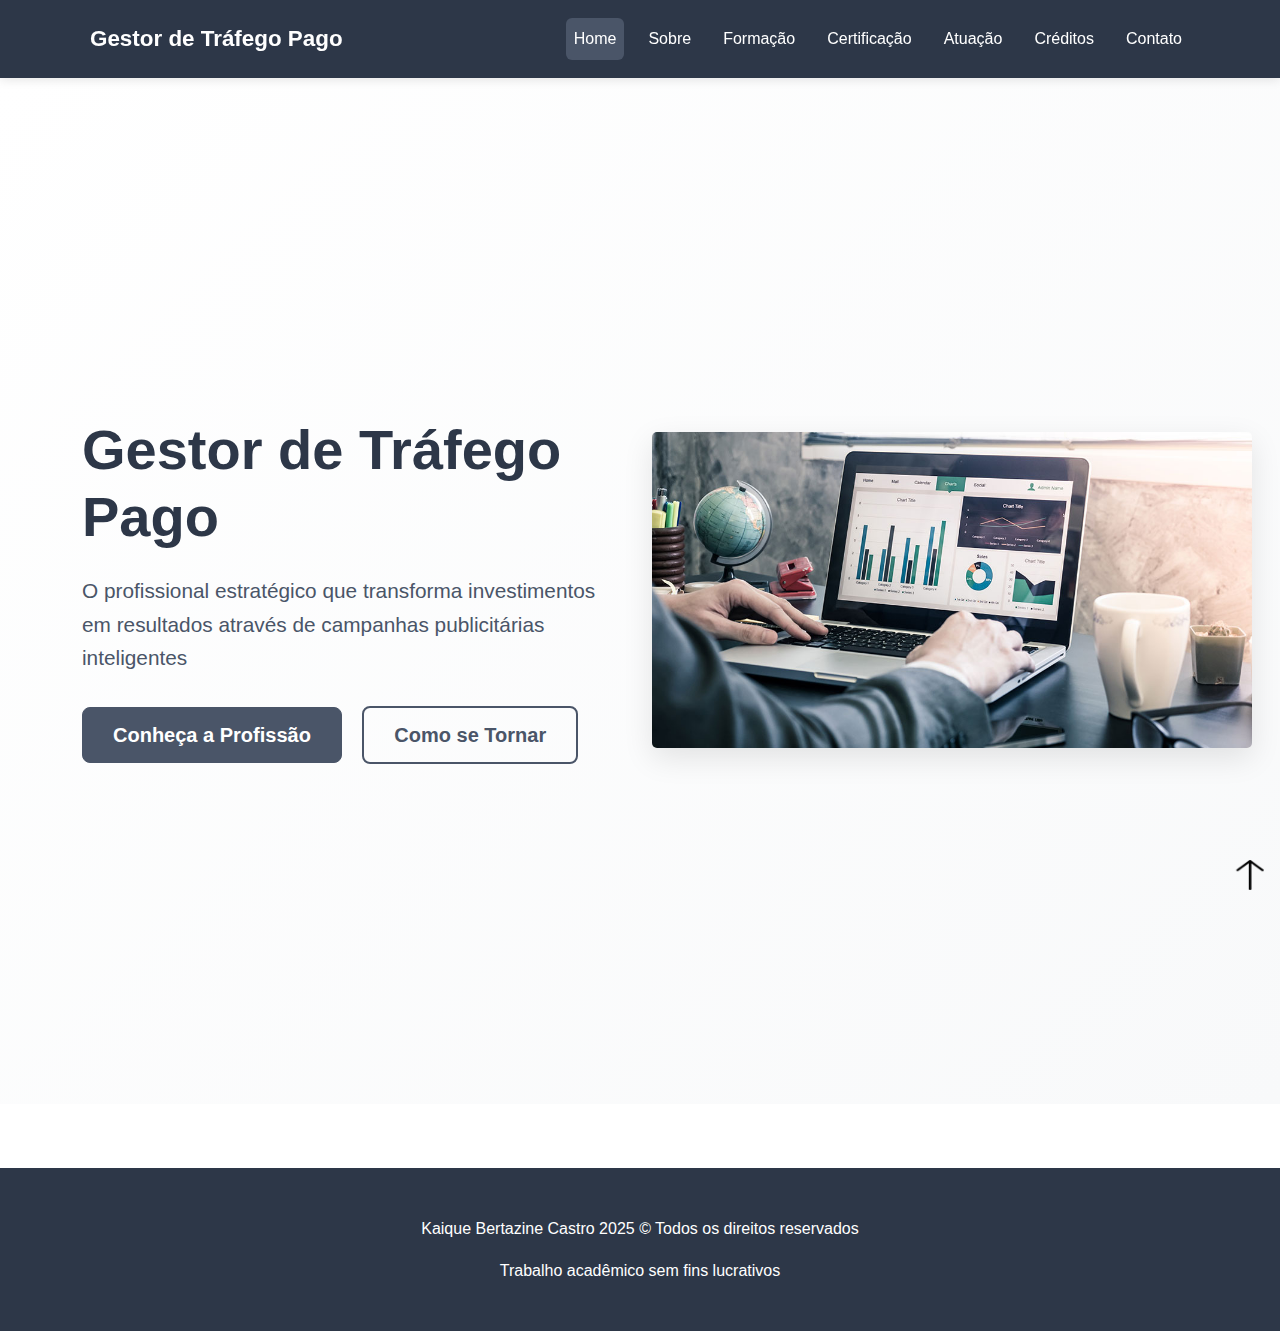
<file: index.html>
<!DOCTYPE html>
<html lang="pt-br">
<head>
   <title>Gestor de Tráfego Pago - Home</title> 
   <meta charset="UTF-8">
    <link rel="icon" type="image/jpg" href="img/logo.png">
    <link href="https://cdn.jsdelivr.net/npm/bootstrap@5.3.0/dist/css/bootstrap.min.css" rel="stylesheet">
    <link rel="stylesheet" href="style.css">
</head>
<body>
    <!-- Navigation -->
    <nav class="navbar navbar-expand-lg navbar-dark custom-navbar fixed-top">
        <div class="container">
            <a class="navbar-brand" href="index.html">
                <i class="fas fa-chart-line me-2"></i>Gestor de Tráfego Pago
            </a>
            <button class="navbar-toggler" type="button" data-bs-toggle="collapse" data-bs-target="#navbarNav">
                <span class="navbar-toggler-icon"></span>
            </button>
            <div class="collapse navbar-collapse" id="navbarNav">
                <ul class="navbar-nav ms-auto">
                    <li class="nav-item"><a class="nav-link active" href="index.html">Home</a></li>
                    <li class="nav-item"><a class="nav-link" href="sobre.html">Sobre</a></li>
                    <li class="nav-item"><a class="nav-link" href="formacao.html">Formação</a></li>
                    <li class="nav-item"><a class="nav-link" href="certificacao.html">Certificação</a></li>
                    <li class="nav-item"><a class="nav-link" href="atuacao.html">Atuação</a></li>
                    <li class="nav-item"><a class="nav-link" href="creditos.html">Créditos</a></li>
                    <li class="nav-item"><a class="nav-link" href="contato.html">Contato</a></li>
                </ul>
            </div>
        </div>
    </nav>

    <!-- Hero Section -->
    <section class="hero-section">
        <div class="container">
            <div class="row align-items-center min-vh-100">
                <div class="col-lg-6">
                    <h1 class="hero-title">Gestor de Tráfego Pago</h1>
                    <p class="hero-subtitle">O profissional estratégico que transforma investimentos em resultados através de campanhas publicitárias inteligentes</p>
                    <div class="hero-buttons">
                        <a href="sobre.html" class="btn btn-custom-primary btn-lg me-3">Conheça a Profissão</a>
                        <a href="formacao.html" class="btn btn-custom-outline btn-lg">Como se Tornar</a>
                    </div>
                </div>
                <div class="col-lg-6">
                    <div class="hero-image">
                        <img src="img/gestor.jpg" alt="Gestor de Tráfego Pago" >
                    </div>
                </div>
            </div>
        </div>
    </section>
    
   

    <!-- Footer -->
    <footer class="custom-footer">
        <div class="container text-center">
            <p>Kaique Bertazine Castro 2025 © Todos os direitos reservados</p>
            <p class="mb-0">Trabalho acadêmico sem fins lucrativos</p>
        </div>
        <div align="right"> <a href="#" class="back-to-top"> <img src="img/seta.png" height="30" width="40"></a>
        </div>
    </footer>

    <script src="https://cdn.jsdelivr.net/npm/bootstrap@5.3.0/dist/js/bootstrap.bundle.min.js"></script>
   
</body>
</html>
</file>
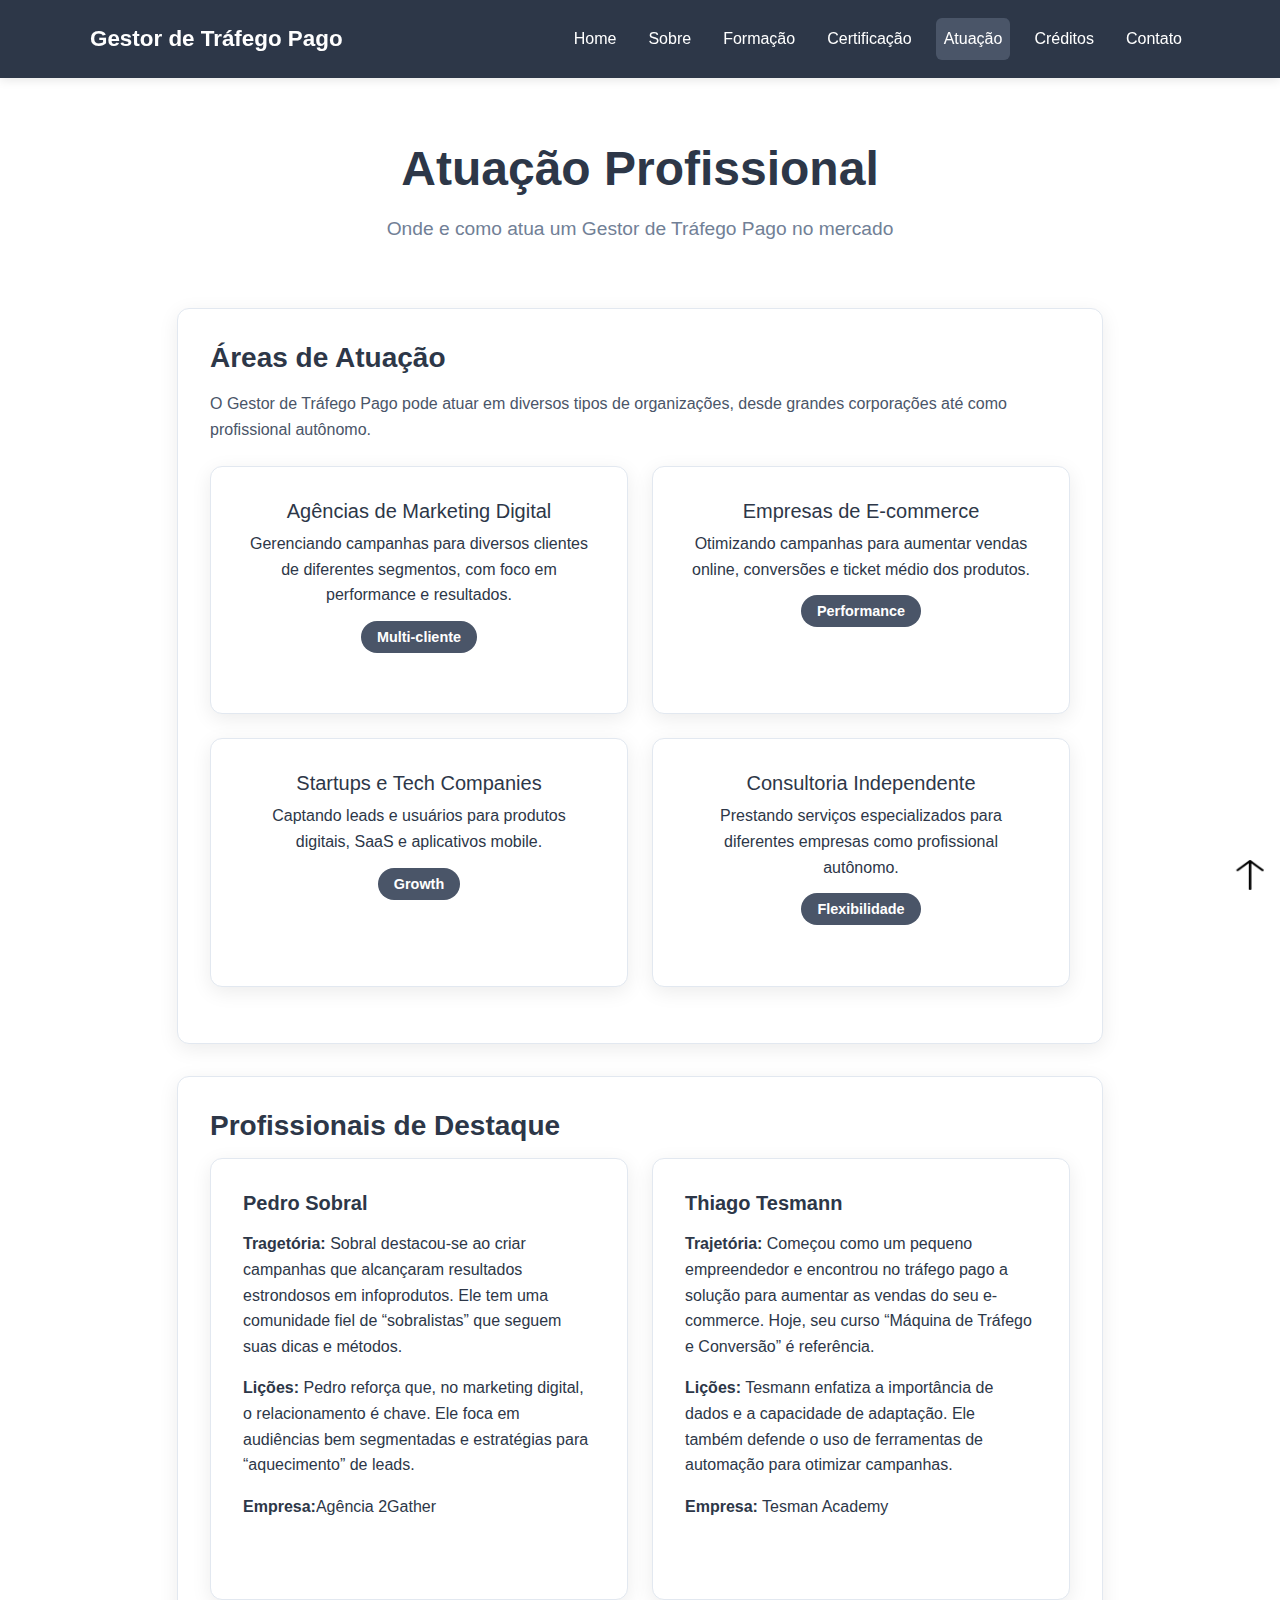
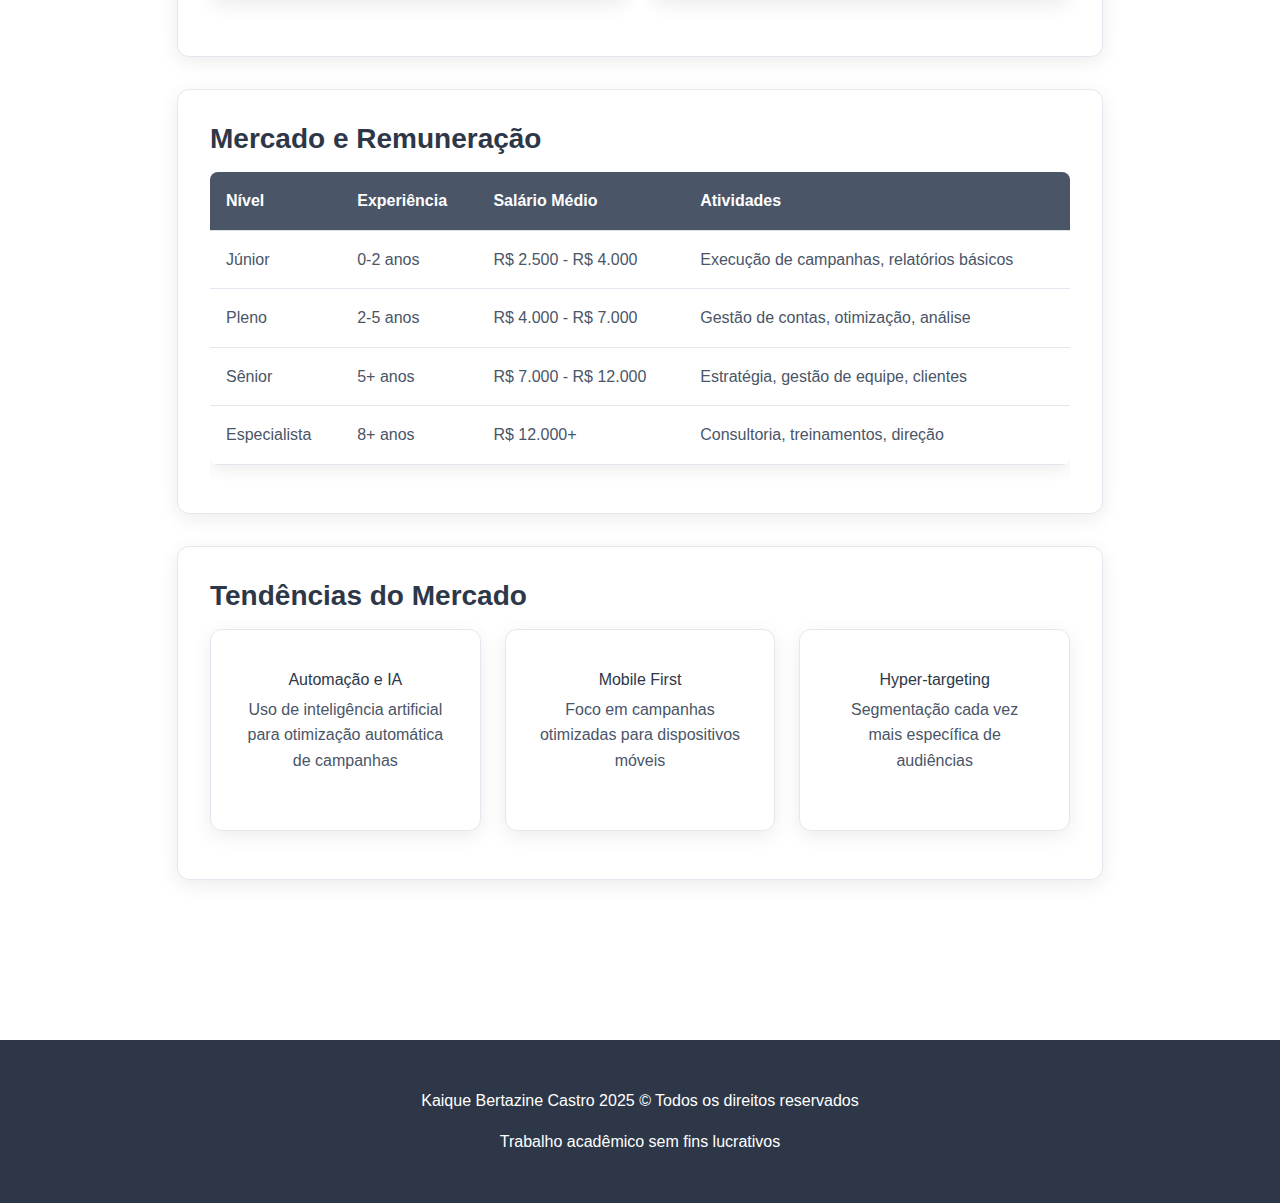
<file: atuacao.html>
<!DOCTYPE html>
<html lang="pt-br">
<head>
    <title>Atuação - Gestor de Tráfego Pago</title>
    <meta charset="UTF-8">
    <link rel="icon" type="image/jpg" href="img/logo.png">
    <link href="https://cdn.jsdelivr.net/npm/bootstrap@5.3.0/dist/css/bootstrap.min.css" rel="stylesheet">
    <link rel="stylesheet" href="style.css">
</head>
<body>
    <nav class="navbar navbar-expand-lg navbar-dark custom-navbar fixed-top">
        <div class="container">
            <a class="navbar-brand" href="index.html">
                <i class="fas fa-chart-line me-2"></i>Gestor de Tráfego Pago
            </a>
            <button class="navbar-toggler" type="button" data-bs-toggle="collapse" data-bs-target="#navbarNav">
                <span class="navbar-toggler-icon"></span>
            </button>
            <div class="collapse navbar-collapse" id="navbarNav">
                <ul class="navbar-nav ms-auto">
                    <li class="nav-item"><a class="nav-link" href="index.html">Home</a></li>
                    <li class="nav-item"><a class="nav-link" href="sobre.html">Sobre</a></li>
                    <li class="nav-item"><a class="nav-link" href="formacao.html">Formação</a></li>
                    <li class="nav-item"><a class="nav-link" href="certificacao.html">Certificação</a></li>
                    <li class="nav-item"><a class="nav-link active" href="atuacao.html">Atuação</a></li>
                    <li class="nav-item"><a class="nav-link" href="creditos.html">Créditos</a></li>
                    <li class="nav-item"><a class="nav-link" href="contato.html">Contato</a></li>
                </ul>
            </div>
        </div>
    </nav>

    <div class="content-page">
        <div class="container">
            <div class="page-header">
                <h1 class="page-title">Atuação Profissional</h1>
                <p class="page-subtitle">Onde e como atua um Gestor de Tráfego Pago no mercado</p>
            </div>

            <div class="row">
                <div class="col-lg-10 mx-auto">
                    <div class="custom-card">
                        <div class="card-body">
                            <h3 class="card-title">Áreas de Atuação</h3>
                            <p class="card-text">O Gestor de Tráfego Pago pode atuar em diversos tipos de organizações, desde grandes corporações até como profissional autônomo.</p>
                            
                            <div class="row mt-4">
                                <div class="col-md-6 mb-4">
                                    <div class="custom-card h-100">
                                        <div class="card-body text-center">
                                            
                                            <h5>Agências de Marketing Digital</h5>
                                            <p>Gerenciando campanhas para diversos clientes de diferentes segmentos, com foco em performance e resultados.</p>
                                            <span class="custom-badge">Multi-cliente</span>
                                        </div>
                                    </div>
                                </div>
                                <div class="col-md-6 mb-4">
                                    <div class="custom-card h-100">
                                        <div class="card-body text-center">
                                            
                                            <h5>Empresas de E-commerce</h5>
                                            <p>Otimizando campanhas para aumentar vendas online, conversões e ticket médio dos produtos.</p>
                                            <span class="custom-badge">Performance</span>
                                        </div>
                                    </div>
                                </div>
                                <div class="col-md-6 mb-4">
                                    <div class="custom-card h-100">
                                        <div class="card-body text-center">
                                            
                                            <h5>Startups e Tech Companies</h5>
                                            <p>Captando leads e usuários para produtos digitais, SaaS e aplicativos mobile.</p>
                                            <span class="custom-badge">Growth</span>
                                        </div>
                                    </div>
                                </div>
                                <div class="col-md-6 mb-4">
                                    <div class="custom-card h-100">
                                        <div class="card-body text-center">
                                            
                                            <h5>Consultoria Independente</h5>
                                            <p>Prestando serviços especializados para diferentes empresas como profissional autônomo.</p>
                                            <span class="custom-badge">Flexibilidade</span>
                                        </div>
                                    </div>
                                </div>
                            </div>
                        </div>
                    </div>

                    <div class="custom-card">
                        <div class="card-body">
                            <h3 class="card-title">Profissionais de Destaque</h3>
                            <div class="row">
                                <div class="col-md-6 mb-4">
                                    <div class="custom-card h-100">
                                        <div class="card-body">
                                            <h5 class="card-title">Pedro Sobral</h5>
                                           
                                            <p><strong>Tragetória:</strong> Sobral destacou-se ao criar campanhas que alcançaram resultados
                                            estrondosos em infoprodutos. Ele tem uma comunidade fiel de “sobralistas”
                                            que seguem suas dicas e métodos.</p>
                                            <p><strong>Lições:</strong> Pedro reforça que, no marketing digital, o relacionamento é chave.
                                            Ele foca em audiências bem segmentadas e estratégias para “aquecimento” de
                                            leads.</p>
                                            <p><strong>Empresa:</strong>Agência 2Gather</p>
                                            
                                        </div>
                                    </div>
                                </div>
                                <div class="col-md-6 mb-4">
                                    <div class="custom-card h-100">
                                        <div class="card-body">
                                            <h5 class="card-title">Thiago Tesmann</h5>
                                            <p><strong>Trajetória:</strong> Começou como um pequeno empreendedor e encontrou no tráfego pago
                                            a solução para aumentar as vendas do seu e-commerce. Hoje, seu curso
                                            “Máquina de Tráfego e Conversão” é referência.</p>
                                            <p><strong>Lições:</strong> Tesmann enfatiza a importância de dados e a capacidade de adaptação.
                                            Ele também defende o uso de ferramentas de automação para otimizar
                                            campanhas.</p>
                                            <p><strong>Empresa:</strong> Tesman Academy</p>
                                            
                                        </div>
                                    </div>
                                </div>
                            </div>
                        </div>
                    </div>

                    <div class="custom-card">
                        <div class="card-body">
                            <h3 class="card-title">Mercado e Remuneração</h3>
                            <div class="table-responsive">
                                <table class="table custom-table">
                                    <thead>
                                        <tr>
                                            <th>Nível</th>
                                            <th>Experiência</th>
                                            <th>Salário Médio</th>
                                            <th>Atividades</th>
                                        </tr>
                                    </thead>
                                    <tbody>
                                        <tr>
                                            <td>Júnior</td>
                                            <td>0-2 anos</td>
                                            <td>R$ 2.500 - R$ 4.000</td>
                                            <td>Execução de campanhas, relatórios básicos</td>
                                        </tr>
                                        <tr>
                                            <td>Pleno</td>
                                            <td>2-5 anos</td>
                                            <td>R$ 4.000 - R$ 7.000</td>
                                            <td>Gestão de contas, otimização, análise</td>
                                        </tr>
                                        <tr>
                                            <td>Sênior</td>
                                            <td>5+ anos</td>
                                            <td>R$ 7.000 - R$ 12.000</td>
                                            <td>Estratégia, gestão de equipe, clientes</td>
                                        </tr>
                                        <tr>
                                            <td>Especialista</td>
                                            <td>8+ anos</td>
                                            <td>R$ 12.000+</td>
                                            <td>Consultoria, treinamentos, direção</td>
                                        </tr>
                                    </tbody>
                                </table>
                            </div>
                        </div>
                    </div>

                    <div class="custom-card">
                        <div class="card-body">
                            <h3 class="card-title">Tendências do Mercado</h3>
                            <div class="row">
                                <div class="col-md-4 mb-3">
                                    <div class="feature-card text-center">
                                        
                                        <h6>Automação e IA</h6>
                                        <p>Uso de inteligência artificial para otimização automática de campanhas</p>
                                    </div>
                                </div>
                                <div class="col-md-4 mb-3">
                                    <div class="feature-card text-center">
                                        
                                        <h6>Mobile First</h6>
                                        <p>Foco em campanhas otimizadas para dispositivos móveis</p>
                                    </div>
                                </div>
                                <div class="col-md-4 mb-3">
                                    <div class="feature-card text-center">
                                        
                                        <h6>Hyper-targeting</h6>
                                        <p>Segmentação cada vez mais específica de audiências</p>
                                    </div>
                                </div>
                            </div>
                        </div>
                    </div>
                </div>
            </div>
        </div>
    </div>

    <footer class="custom-footer">
        <div class="container text-center">
            <p>Kaique Bertazine Castro 2025 © Todos os direitos reservados</p>
            <p class="mb-0">Trabalho acadêmico sem fins lucrativos</p>
        </div>
        <div align="right"> <a href="#" class="back-to-top"> <img src="img/seta.png" height="30" width="40"></a>
        </div>
    </footer>

    <script src="https://cdn.jsdelivr.net/npm/bootstrap@5.3.0/dist/js/bootstrap.bundle.min.js"></script>
    
</body>
</html>
</file>
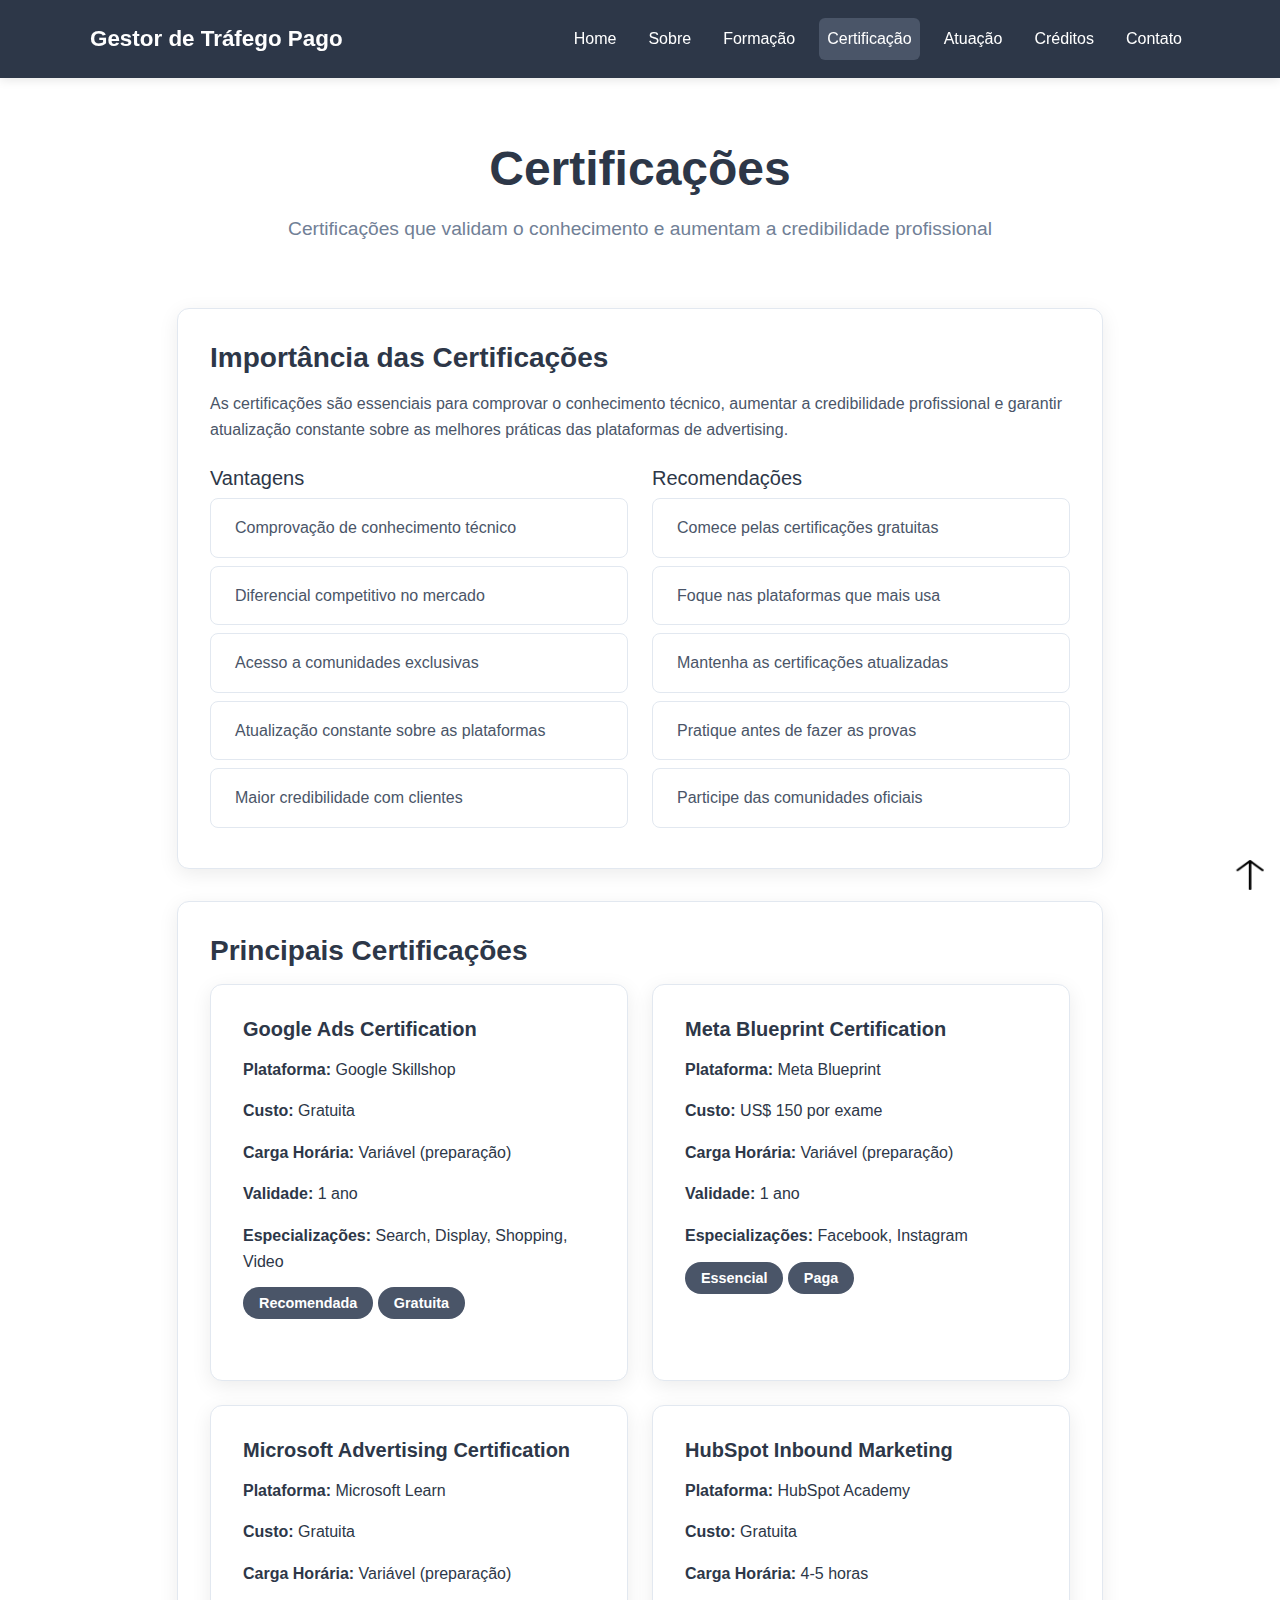
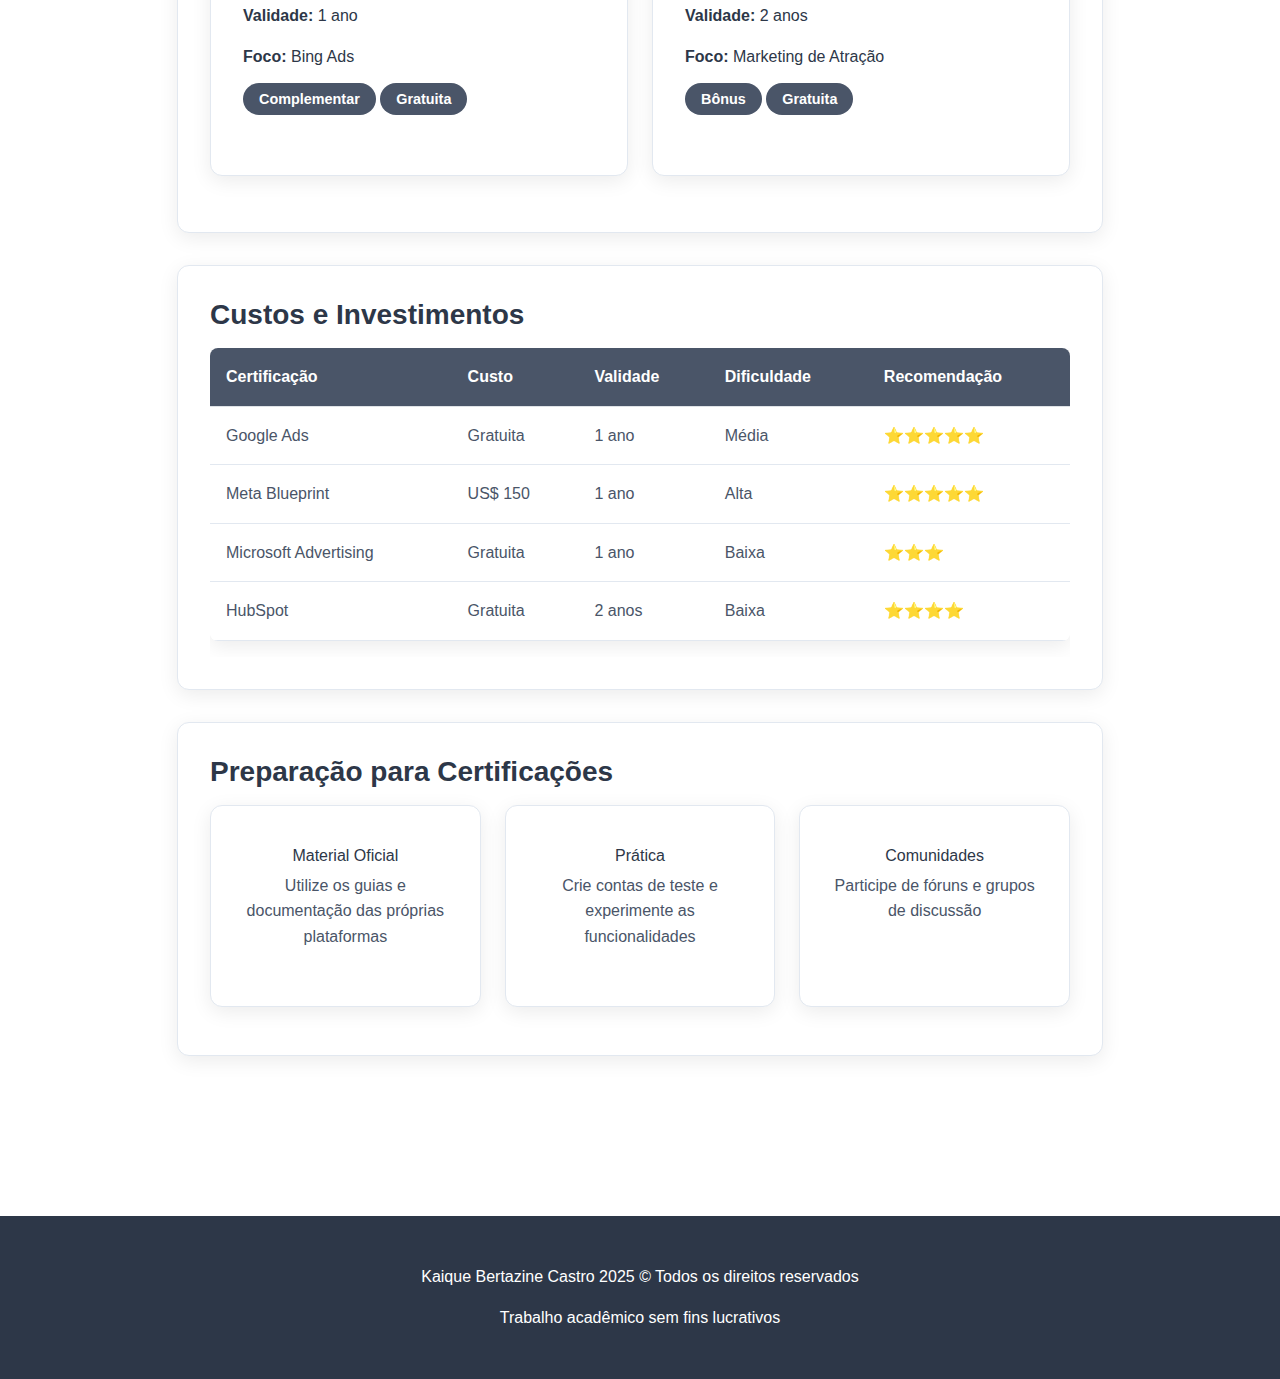
<file: certificacao.html>
<!DOCTYPE html>
<html lang="pt-br">

<head>
    <title>Certificação - Gestor de Tráfego Pago</title>
    <meta charset="UTF-8">
    <link rel="icon" type="image/jpg" href="img/logo.png">
    <link href="https://cdn.jsdelivr.net/npm/bootstrap@5.3.0/dist/css/bootstrap.min.css" rel="stylesheet">
    <link rel="stylesheet" href="style.css">
  </head>

<body>
    <nav class="navbar navbar-expand-lg navbar-dark custom-navbar fixed-top">
        <div class="container">
            <a class="navbar-brand" href="index.html">
                <i class="fas fa-chart-line me-2"></i>Gestor de Tráfego Pago
            </a>
            <button class="navbar-toggler" type="button" data-bs-toggle="collapse" data-bs-target="#navbarNav">
                <span class="navbar-toggler-icon"></span>
            </button>
            <div class="collapse navbar-collapse" id="navbarNav">
                <ul class="navbar-nav ms-auto">
                    <li class="nav-item"><a class="nav-link" href="index.html">Home</a></li>
                    <li class="nav-item"><a class="nav-link" href="sobre.html">Sobre</a></li>
                    <li class="nav-item"><a class="nav-link" href="formacao.html">Formação</a></li>
                    <li class="nav-item"><a class="nav-link active" href="certificacao.html">Certificação</a></li>
                    <li class="nav-item"><a class="nav-link" href="atuacao.html">Atuação</a></li>
                    <li class="nav-item"><a class="nav-link" href="creditos.html">Créditos</a></li>
                    <li class="nav-item"><a class="nav-link" href="contato.html">Contato</a></li>
                </ul>
            </div>
        </div>
    </nav>

    <div class="content-page">
        <div class="container">
            <div class="page-header">
                <h1 class="page-title">Certificações</h1>
                <p class="page-subtitle">Certificações que validam o conhecimento e aumentam a credibilidade
                    profissional</p>
            </div>

            <div class="row">
                <div class="col-lg-10 mx-auto">
                    <div class="custom-card">
                        <div class="card-body">
                            <h3 class="card-title">Importância das Certificações</h3>
                            <p class="card-text">As certificações são essenciais para comprovar o conhecimento técnico,
                                aumentar a credibilidade profissional e garantir atualização constante sobre as melhores
                                práticas das plataformas de advertising.</p>

                            <div class="row mt-4">
                                <div class="col-md-6">
                                    <h5>Vantagens</h5>
                                    <ul class="list-group custom-list-group">
                                        <li class="list-group-item">Comprovação de conhecimento técnico</li>
                                        <li class="list-group-item">Diferencial competitivo no mercado</li>
                                        <li class="list-group-item">Acesso a comunidades exclusivas</li>
                                        <li class="list-group-item">Atualização constante sobre as plataformas</li>
                                        <li class="list-group-item">Maior credibilidade com clientes</li>
                                    </ul>
                                </div>
                                <div class="col-md-6">
                                    <h5>Recomendações</h5>
                                    <ul class="list-group custom-list-group">
                                        <li class="list-group-item">Comece pelas certificações gratuitas</li>
                                        <li class="list-group-item">Foque nas plataformas que mais usa</li>
                                        <li class="list-group-item">Mantenha as certificações atualizadas</li>
                                        <li class="list-group-item">Pratique antes de fazer as provas</li>
                                        <li class="list-group-item">Participe das comunidades oficiais</li>
                                    </ul>
                                </div>
                            </div>
                        </div>
                    </div>

                    <div class="custom-card">
                        <div class="card-body">
                            <h3 class="card-title">Principais Certificações</h3>
                            <div class="row">
                                <div class="col-md-6 mb-4">
                                    <div class="custom-card h-100">
                                        <div class="card-body">
                                            <h5 class="card-title">Google Ads Certification</h5>
                                            <p><strong>Plataforma:</strong> Google Skillshop</p>
                                            <p><strong>Custo:</strong> Gratuita</p>
                                            <p><strong>Carga Horária:</strong> Variável (preparação)</p>
                                            <p><strong>Validade:</strong> 1 ano</p>
                                            <p><strong>Especializações:</strong> Search, Display, Shopping, Video</p>
                                            <div class="mt-3">
                                                <span class="custom-badge">Recomendada</span>
                                                <span class="custom-badge">Gratuita</span>
                                            </div>
                                        </div>
                                    </div>
                                </div>
                                <div class="col-md-6 mb-4">
                                    <div class="custom-card h-100">
                                        <div class="card-body">
                                            <h5 class="card-title">Meta Blueprint Certification</h5>
                                            <p><strong>Plataforma:</strong> Meta Blueprint</p>
                                            <p><strong>Custo:</strong> US$ 150 por exame</p>
                                            <p><strong>Carga Horária:</strong> Variável (preparação)</p>
                                            <p><strong>Validade:</strong> 1 ano</p>
                                            <p><strong>Especializações:</strong> Facebook, Instagram</p>
                                            <div class="mt-3">
                                                <span class="custom-badge">Essencial</span>
                                                <span class="custom-badge">Paga</span>
                                            </div>
                                        </div>
                                    </div>
                                </div>
                                <div class="col-md-6 mb-4">
                                    <div class="custom-card h-100">
                                        <div class="card-body">
                                            <h5 class="card-title">Microsoft Advertising Certification</h5>
                                            <p><strong>Plataforma:</strong> Microsoft Learn</p>
                                            <p><strong>Custo:</strong> Gratuita</p>
                                            <p><strong>Carga Horária:</strong> Variável (preparação)</p>
                                            <p><strong>Validade:</strong> 1 ano</p>
                                            <p><strong>Foco:</strong> Bing Ads</p>
                                            <div class="mt-3">
                                                <span class="custom-badge">Complementar</span>
                                                <span class="custom-badge">Gratuita</span>
                                            </div>
                                        </div>
                                    </div>
                                </div>
                                <div class="col-md-6 mb-4">
                                    <div class="custom-card h-100">
                                        <div class="card-body">
                                            <h5 class="card-title">HubSpot Inbound Marketing</h5>
                                            <p><strong>Plataforma:</strong> HubSpot Academy</p>
                                            <p><strong>Custo:</strong> Gratuita</p>
                                            <p><strong>Carga Horária:</strong> 4-5 horas</p>
                                            <p><strong>Validade:</strong> 2 anos</p>
                                            <p><strong>Foco:</strong> Marketing de Atração</p>
                                            <div class="mt-3">
                                                <span class="custom-badge">Bônus</span>
                                                <span class="custom-badge">Gratuita</span>
                                            </div>
                                        </div>
                                    </div>
                                </div>
                            </div>
                        </div>
                    </div>

                    <div class="custom-card">
                        <div class="card-body">
                            <h3 class="card-title">Custos e Investimentos</h3>
                            <div class="table-responsive">
                                <table class="table custom-table">
                                    <thead>
                                        <tr>
                                            <th>Certificação</th>
                                            <th>Custo</th>
                                            <th>Validade</th>
                                            <th>Dificuldade</th>
                                            <th>Recomendação</th>
                                        </tr>
                                    </thead>
                                    <tbody>
                                        <tr>
                                            <td>Google Ads</td>
                                            <td>Gratuita</td>
                                            <td>1 ano</td>
                                            <td>Média</td>
                                            <td>⭐️⭐️⭐️⭐️⭐️</td>
                                        </tr>
                                        <tr>
                                            <td>Meta Blueprint</td>
                                            <td>US$ 150</td>
                                            <td>1 ano</td>
                                            <td>Alta</td>
                                            <td>⭐️⭐️⭐️⭐️⭐️</td>
                                        </tr>
                                        <tr>
                                            <td>Microsoft Advertising</td>
                                            <td>Gratuita</td>
                                            <td>1 ano</td>
                                            <td>Baixa</td>
                                            <td>⭐️⭐️⭐️</td>
                                        </tr>
                                        <tr>
                                            <td>HubSpot</td>
                                            <td>Gratuita</td>
                                            <td>2 anos</td>
                                            <td>Baixa</td>
                                            <td>⭐️⭐️⭐️⭐️</td>
                                        </tr>
                                    </tbody>
                                </table>
                            </div>
                        </div>
                    </div>

                    <div class="custom-card">
                        <div class="card-body">
                            <h3 class="card-title">Preparação para Certificações</h3>
                            <div class="row">
                                <div class="col-md-4 mb-3">
                                    <div class="feature-card text-center">

                                        <h6>Material Oficial</h6>
                                        <p>Utilize os guias e documentação das próprias plataformas</p>
                                    </div>
                                </div>
                                <div class="col-md-4 mb-3">
                                    <div class="feature-card text-center">

                                        <h6>Prática</h6>
                                        <p>Crie contas de teste e experimente as funcionalidades</p>
                                    </div>
                                </div>
                                <div class="col-md-4 mb-3">
                                    <div class="feature-card text-center">

                                        <h6>Comunidades</h6>
                                        <p>Participe de fóruns e grupos de discussão</p>
                                    </div>
                                </div>
                            </div>
                        </div>
                    </div>
                </div>
            </div>
        </div>
    </div>

    <footer class="custom-footer">
        <div class="container text-center">
            <p>Kaique Bertazine Castro 2025 © Todos os direitos reservados</p>
            <p class="mb-0">Trabalho acadêmico sem fins lucrativos</p>
        </div>
        <div align="right"> <a href="#" class="back-to-top"> <img src="img/seta.png" height="30" width="40"></a>
        </div>
    </footer>

    <script src="https://cdn.jsdelivr.net/npm/bootstrap@5.3.0/dist/js/bootstrap.bundle.min.js"></script>
    
</body>

</html>
</file>
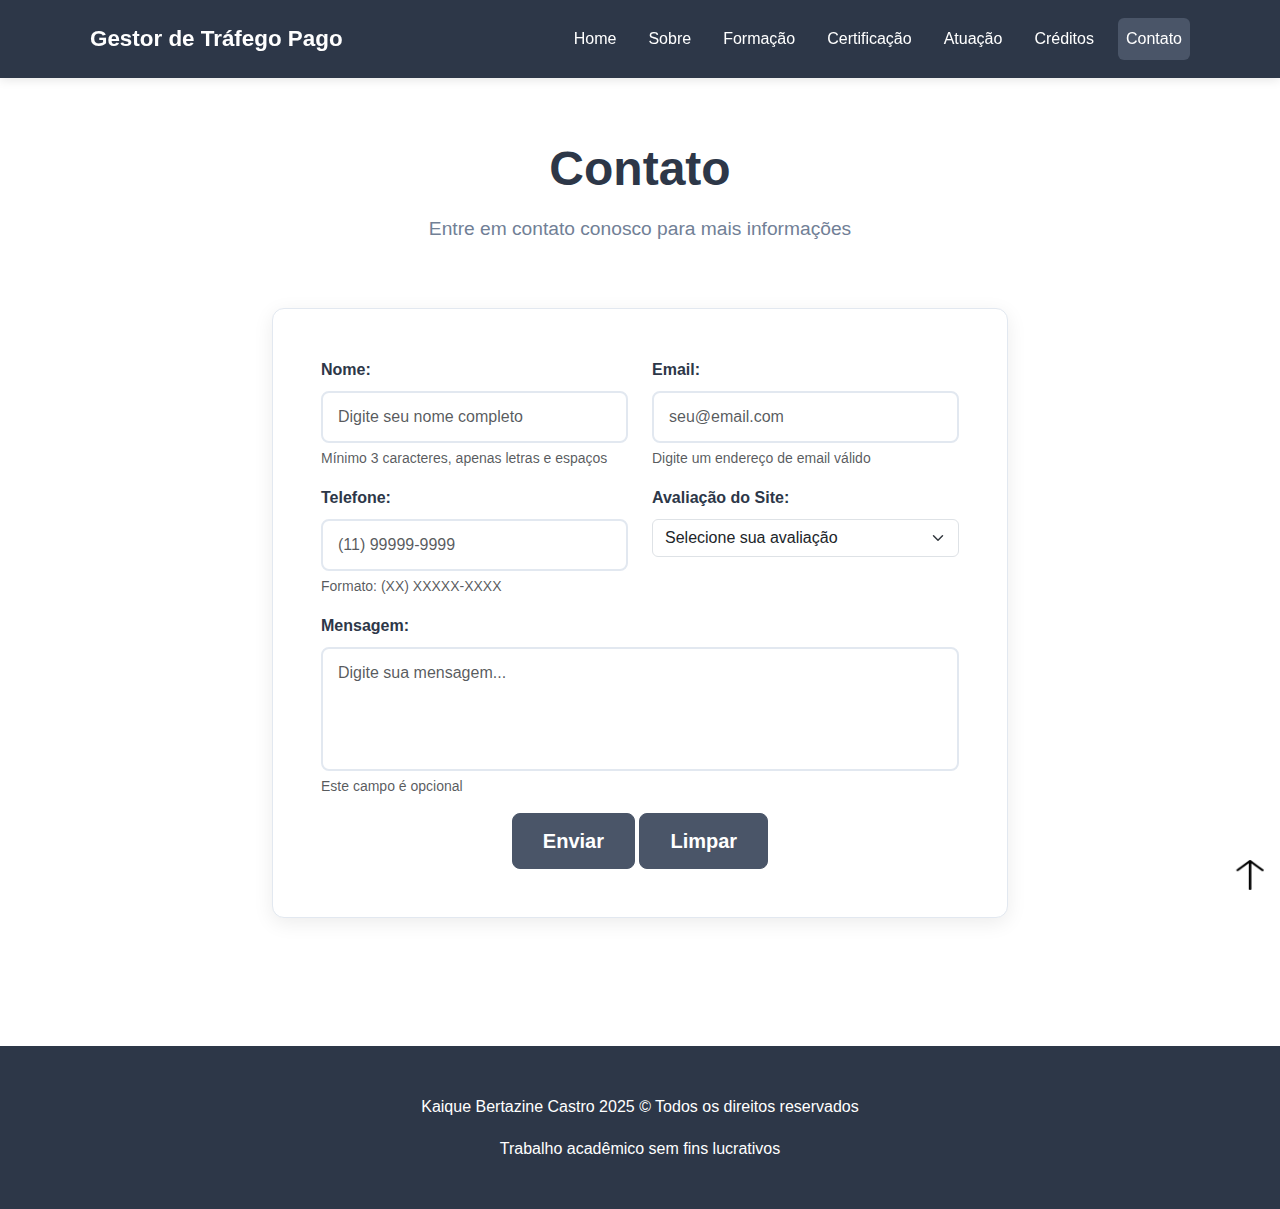
<file: contato.html>
<!DOCTYPE html>
<html lang="pt-br">
<head>
    <title>Contato - Gestor de Tráfego Pago</title>
    <meta charset="UTF-8">
    <link rel="icon" type="image/jpg" href="img/logo.png">
    <link href="https://cdn.jsdelivr.net/npm/bootstrap@5.3.0/dist/css/bootstrap.min.css" rel="stylesheet">
    <link rel="stylesheet" href="style.css">
</head>
<body>
    <nav class="navbar navbar-expand-lg navbar-dark custom-navbar fixed-top">
        <div class="container">
            <a class="navbar-brand" href="index.html">
                <i class="fas fa-chart-line me-2"></i>Gestor de Tráfego Pago
            </a>
            <button class="navbar-toggler" type="button" data-bs-toggle="collapse" data-bs-target="#navbarNav">
                <span class="navbar-toggler-icon"></span>
            </button>
            <div class="collapse navbar-collapse" id="navbarNav">
                <ul class="navbar-nav ms-auto">
                    <li class="nav-item"><a class="nav-link" href="index.html">Home</a></li>
                    <li class="nav-item"><a class="nav-link" href="sobre.html">Sobre</a></li>
                    <li class="nav-item"><a class="nav-link" href="formacao.html">Formação</a></li>
                    <li class="nav-item"><a class="nav-link" href="certificacao.html">Certificação</a></li>
                    <li class="nav-item"><a class="nav-link" href="atuacao.html">Atuação</a></li>
                    <li class="nav-item"><a class="nav-link" href="creditos.html">Créditos</a></li>
                    <li class="nav-item"><a class="nav-link active" href="contato.html">Contato</a></li>
                </ul>
            </div>
        </div>
    </nav>

    <div class="content-page">
        <div class="container">
            <div class="page-header">
                <h1 class="page-title">Contato</h1>
                <p class="page-subtitle">Entre em contato conosco para mais informações</p>
            </div>

            <div class="row">
                <div class="col-lg-8 mx-auto">
                    <div class="contact-form">
                        <form id="form-contato">
                            <div class="row">
                                <div class="col-md-6 mb-3">
                                    <label for="nome" class="form-label">Nome:</label>
                                    <input type="text" class="form-control" id="nome" name="nome" 
                                           pattern="[a-zA-ZÀ-ÿ\s]{3,}" 
                                           placeholder="Digite seu nome completo" 
                                           title="Mínimo 3 caracteres, apenas letras e espaços" 
                                           required>
                                    <div class="form-text">Mínimo 3 caracteres, apenas letras e espaços</div>
                                </div>

                                <div class="col-md-6 mb-3">
                                    <label for="email" class="form-label">Email:</label>
                                    <input type="email" class="form-control" id="email" name="email" 
                                           placeholder="seu@email.com" 
                                           required>
                                    <div class="form-text">Digite um endereço de email válido</div>
                                </div>
                            </div>

                            <div class="row">
                                <div class="col-md-6 mb-3">
                                    <label for="telefone" class="form-label">Telefone:</label>
                                    <input type="tel" class="form-control" id="telefone" name="telefone" 
                                           pattern="\([0-9]{2}\) [0-9]{4,5}-[0-9]{4}" 
                                           placeholder="(11) 99999-9999"
                                           title="Formato: (XX) XXXXX-XXXX" 
                                           required>
                                    <div class="form-text">Formato: (XX) XXXXX-XXXX</div>
                                </div>

                                <div class="col-md-6 mb-3">
                                    <label for="avaliacao" class="form-label">Avaliação do Site:</label>
                                    <select class="form-select" id="avaliacao" name="avaliacao" required>
                                        <option value="" selected disabled>Selecione sua avaliação</option>
                                        <option value="5">⭐⭐⭐⭐⭐ - Excelente</option>
                                        <option value="4">⭐⭐⭐⭐ - Muito bom</option>
                                        <option value="3">⭐⭐⭐ - Bom</option>
                                        <option value="2">⭐⭐ - Regular</option>
                                        <option value="1">⭐ - Ruim</option>
                                    </select>
                                </div>
                            </div>

                            <div class="mb-3">
                                <label for="mensagem" class="form-label">Mensagem:</label>
                                <textarea class="form-control" id="mensagem" name="mensagem" rows="4" placeholder="Digite sua mensagem..."></textarea>
                                <div class="form-text">Este campo é opcional</div>
                            </div>

                            <div class="text-center">
                               <button type="submit" class="btn btn-custom-primary btn-lg">Enviar</button>
                            <button type="reset" class="btn btn-custom-primary btn-lg">Limpar</button>
                            </div>
                        </form>
                    </div>

                    
                </div>
            </div>
        </div>
    </div>

    <footer class="custom-footer">
        <div class="container text-center">
            <p>Kaique Bertazine Castro 2025 © Todos os direitos reservados</p>
            <p class="mb-0">Trabalho acadêmico sem fins lucrativos</p>
        </div>
        <div align="right"> <a href="#" class="back-to-top"> <img src="img/seta.png" height="30" width="40"></a>
        </div>
    </footer>

    <script src="https://cdn.jsdelivr.net/npm/bootstrap@5.3.0/dist/js/bootstrap.bundle.min.js"></script>
    
</body>
</html>
</file>
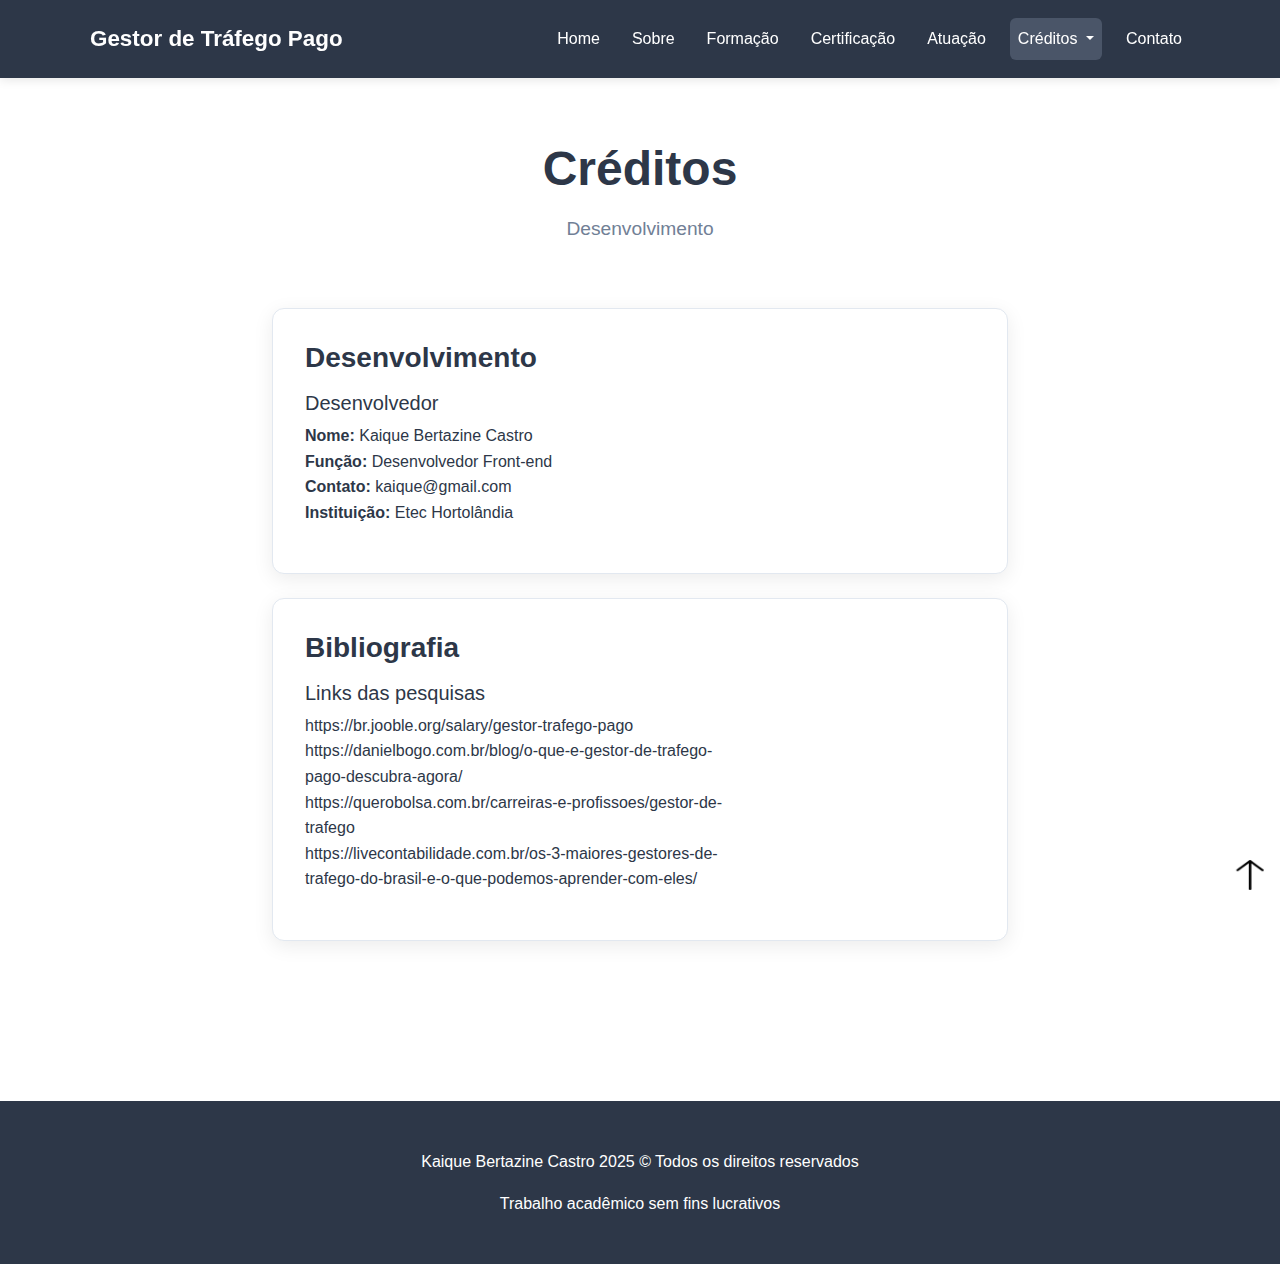
<file: creditos.html>
<!DOCTYPE html>
<html lang="pt-br">
<head>
    <title>Créditos - Gestor de Tráfego Pago</title>
    <meta charset="UTF-8">
    <link rel="icon" type="image/jpg" href="img/logo.png">
    <link href="https://cdn.jsdelivr.net/npm/bootstrap@5.3.0/dist/css/bootstrap.min.css" rel="stylesheet">
    <link rel="stylesheet" href="style.css">
    
</head>
<body>
    <nav class="navbar navbar-expand-lg navbar-dark custom-navbar fixed-top">
        <div class="container">
            <a class="navbar-brand" href="index.html">
                <i class="fas fa-chart-line me-2"></i>Gestor de Tráfego Pago
            </a>
            <button class="navbar-toggler" type="button" data-bs-toggle="collapse" data-bs-target="#navbarNav">
                <span class="navbar-toggler-icon"></span>
            </button>
            <div class="collapse navbar-collapse" id="navbarNav">
                <ul class="navbar-nav ms-auto">
                    <li class="nav-item"><a class="nav-link" href="index.html">Home</a></li>
                    <li class="nav-item"><a class="nav-link" href="sobre.html">Sobre</a></li>
                    <li class="nav-item"><a class="nav-link" href="formacao.html">Formação</a></li>
                    <li class="nav-item"><a class="nav-link" href="certificacao.html">Certificação</a></li>
                    <li class="nav-item"><a class="nav-link" href="atuacao.html">Atuação</a></li>
                    <li class="nav-item dropdown">
                        <a class="nav-link active dropdown-toggle" href="creditos.html" id="creditosDropdown" role="button" data-bs-toggle="dropdown" aria-expanded="false">
                            Créditos
                        </a>
                        <ul class="dropdown-menu" aria-labelledby="creditosDropdown">
                            <li><a class="dropdown-item" href="#bibliografia">Bibliografia</a></li>
                            <li><a class="dropdown-item" href="#desenvolvedores">Desenvolvedores</a></li>
                        </ul>
                    </li>
                    <li class="nav-item"><a class="nav-link" href="contato.html">Contato</a></li>
                </ul>
            </div>
        </div>
    </nav>

    <div class="content-page">
        <div class="container">
            <div class="page-header">
                <h1 class="page-title">Créditos</h1>
                <p class="page-subtitle">Desenvolvimento</p>
            </div>

            <div class="row">
                <div class="col-lg-8 mx-auto">
                    <!-- Seção Desenvolvedores -->
                    <div id="desenvolvedores" class="custom-card mb-4">
                        <div class="card-body">
                            <h3 class="card-title">Desenvolvimento</h3>
                            <div class="row align-items-center">
                                <div class="col-md-8">
                                    <h5>Desenvolvedor</h5>
                                    <ul class="list-unstyled">
                                        <li><strong>Nome:</strong> Kaique Bertazine Castro</li>
                                        <li><strong>Função:</strong> Desenvolvedor Front-end</li>
                                        <li><strong>Contato:</strong> kaique@gmail.com</li>
                                        <li><strong>Instituição:</strong> Etec Hortolândia</li>
                                    </ul>
                                </div>
                            </div>
                        </div>
                    </div>

                    <!-- Seção Bibliografia -->
                    <div id="bibliografia" class="custom-card">
                        <div class="card-body">
                            <h3 class="card-title">Bibliografia</h3>
                            <div class="row align-items-center">
                                <div class="col-md-8">
                                    <h5>Links das pesquisas</h5>
                                    <ul class="list-unstyled">
                                        <li>https://br.jooble.org/salary/gestor-trafego-pago</li>
                                        <li>https://danielbogo.com.br/blog/o-que-e-gestor-de-trafego-pago-descubra-agora/</li>
                                        <li>https://querobolsa.com.br/carreiras-e-profissoes/gestor-de-trafego</li>
                                        <li>https://livecontabilidade.com.br/os-3-maiores-gestores-de-trafego-do-brasil-e-o-que-podemos-aprender-com-eles/</li>
                                    </ul>
                                </div>
                            </div>
                        </div>
                    </div>
                </div>
            </div>
        </div>
    </div>

    <footer class="custom-footer">
        <div class="container text-center">
           <p>Kaique Bertazine Castro 2025 © Todos os direitos reservados</p>
            <p class="mb-0">Trabalho acadêmico sem fins lucrativos</p>
        </div>
        <div align="right"> 
            <a href="#" class="back-to-top"> 
                <img src="img/seta.png" height="30" width="40" alt="Voltar ao topo">
            </a>
        </div>
    </footer>

    <script src="https://cdn.jsdelivr.net/npm/bootstrap@5.3.0/dist/js/bootstrap.bundle.min.js"></script>
   
</body>
</html>
</file>
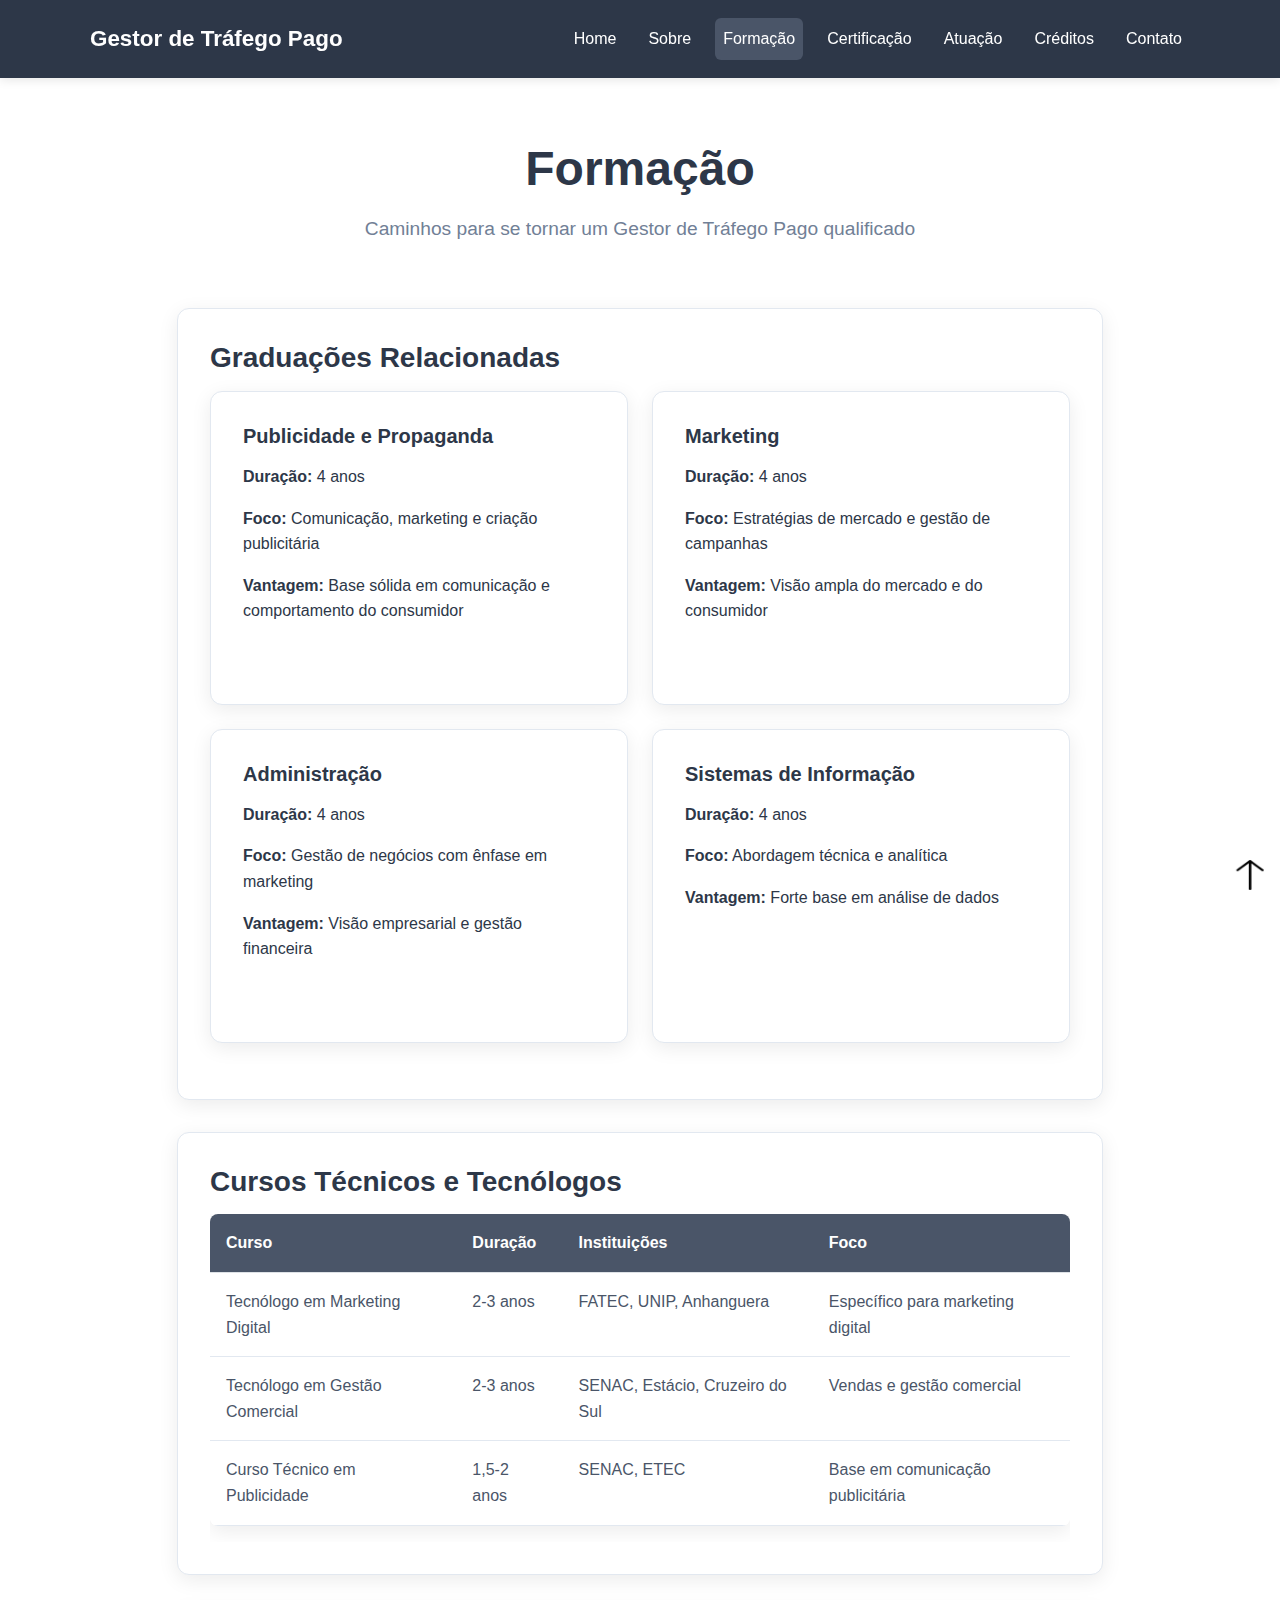
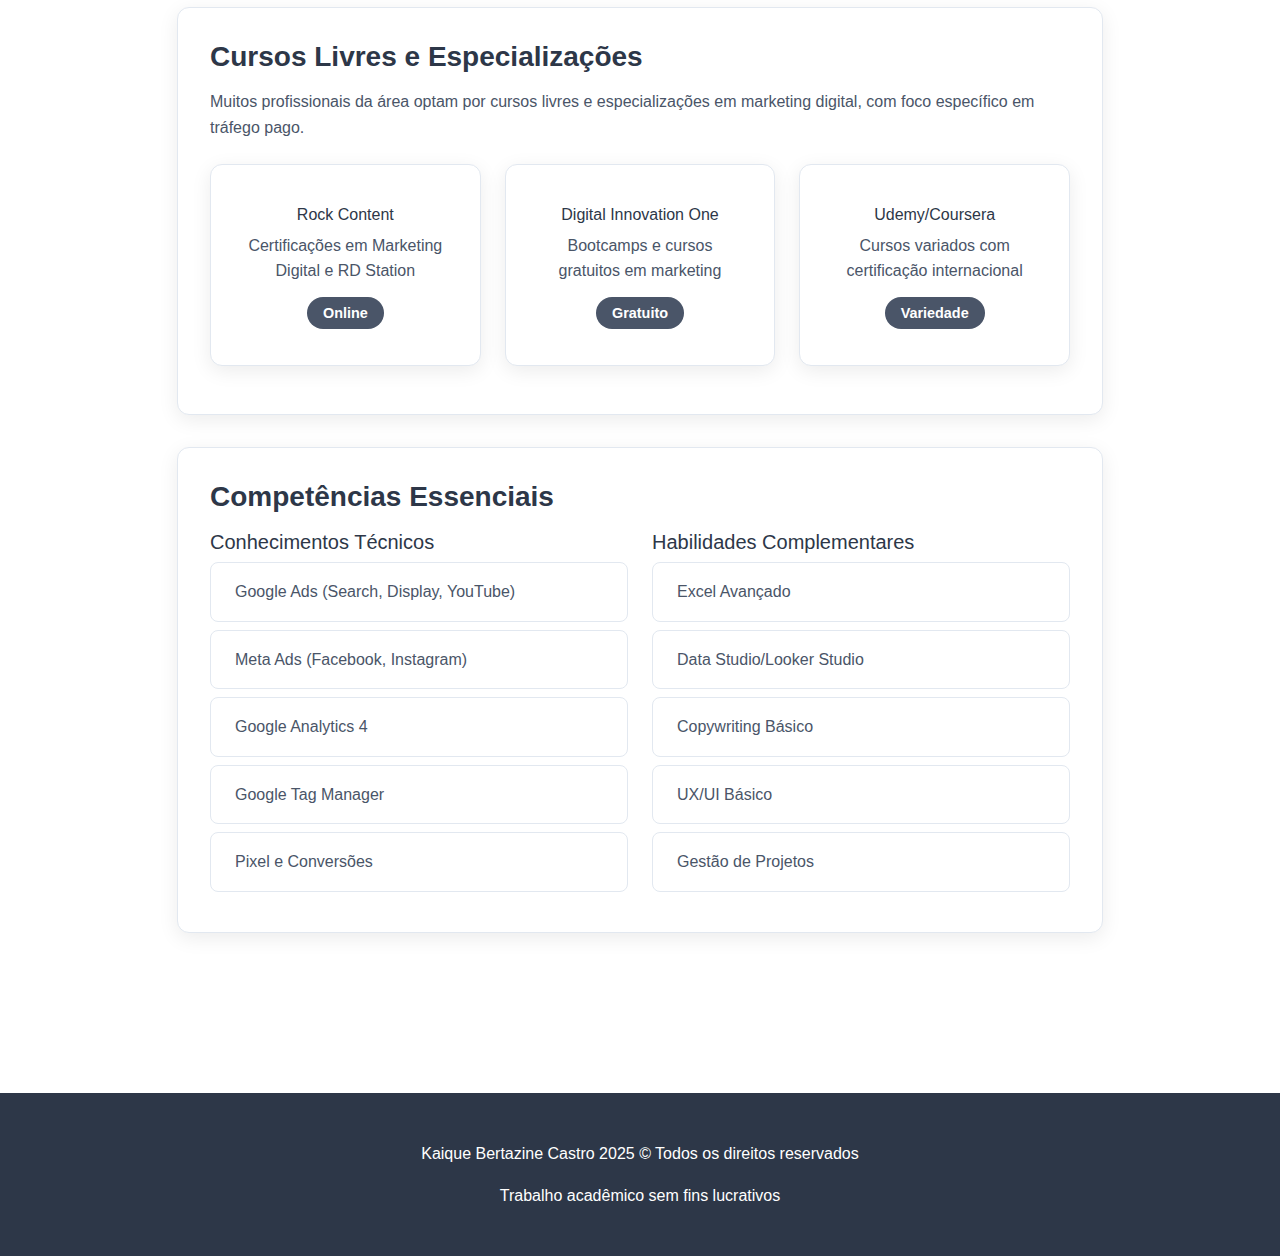
<file: formacao.html>
<!DOCTYPE html>
<html lang="pt-br">

<head>
    <title>Formação - Gestor de Tráfego Pago</title>
    <meta charset="UTF-8">
    <link rel="icon" type="image/jpg" href="img/logo.png">
    <link href="https://cdn.jsdelivr.net/npm/bootstrap@5.3.0/dist/css/bootstrap.min.css" rel="stylesheet">
    <link rel="stylesheet" href="style.css">
</head>

<body>
    <nav class="navbar navbar-expand-lg navbar-dark custom-navbar fixed-top">
        <div class="container">
            <a class="navbar-brand" href="index.html">
                <i class="fas fa-chart-line me-2"></i>Gestor de Tráfego Pago
            </a>
            <button class="navbar-toggler" type="button" data-bs-toggle="collapse" data-bs-target="#navbarNav">
                <span class="navbar-toggler-icon"></span>
            </button>
            <div class="collapse navbar-collapse" id="navbarNav">
                <ul class="navbar-nav ms-auto">
                    <li class="nav-item"><a class="nav-link" href="index.html">Home</a></li>
                    <li class="nav-item"><a class="nav-link" href="sobre.html">Sobre</a></li>
                    <li class="nav-item"><a class="nav-link active" href="formacao.html">Formação</a></li>
                    <li class="nav-item"><a class="nav-link" href="certificacao.html">Certificação</a></li>
                    <li class="nav-item"><a class="nav-link" href="atuacao.html">Atuação</a></li>
                    <li class="nav-item"><a class="nav-link" href="creditos.html">Créditos</a></li>
                    <li class="nav-item"><a class="nav-link" href="contato.html">Contato</a></li>
                </ul>
            </div>
        </div>
    </nav>

    <div class="content-page">
        <div class="container">
            <div class="page-header">
                <h1 class="page-title">Formação</h1>
                <p class="page-subtitle">Caminhos para se tornar um Gestor de Tráfego Pago qualificado</p>
            </div>

            <div class="row">
                <div class="col-lg-10 mx-auto">
                    <div class="custom-card">
                        <div class="card-body">
                            <h3 class="card-title">Graduações Relacionadas</h3>
                            <div class="row">
                                <div class="col-md-6 mb-4">
                                    <div class="custom-card h-100">
                                        <div class="card-body">
                                            <h5 class="card-title">Publicidade e Propaganda</h5>
                                            <p><strong>Duração:</strong> 4 anos</p>
                                            <p><strong>Foco:</strong> Comunicação, marketing e criação publicitária</p>
                                            <p><strong>Vantagem:</strong> Base sólida em comunicação e comportamento do
                                                consumidor</p>
                                        </div>
                                    </div>
                                </div>
                                <div class="col-md-6 mb-4">
                                    <div class="custom-card h-100">
                                        <div class="card-body">
                                            <h5 class="card-title">Marketing</h5>
                                            <p><strong>Duração:</strong> 4 anos</p>
                                            <p><strong>Foco:</strong> Estratégias de mercado e gestão de campanhas</p>
                                            <p><strong>Vantagem:</strong> Visão ampla do mercado e do consumidor</p>
                                        </div>
                                    </div>
                                </div>
                                <div class="col-md-6 mb-4">
                                    <div class="custom-card h-100">
                                        <div class="card-body">
                                            <h5 class="card-title">Administração</h5>
                                            <p><strong>Duração:</strong> 4 anos</p>
                                            <p><strong>Foco:</strong> Gestão de negócios com ênfase em marketing</p>
                                            <p><strong>Vantagem:</strong> Visão empresarial e gestão financeira</p>
                                        </div>
                                    </div>
                                </div>
                                <div class="col-md-6 mb-4">
                                    <div class="custom-card h-100">
                                        <div class="card-body">
                                            <h5 class="card-title">Sistemas de Informação</h5>
                                            <p><strong>Duração:</strong> 4 anos</p>
                                            <p><strong>Foco:</strong> Abordagem técnica e analítica</p>
                                            <p><strong>Vantagem:</strong> Forte base em análise de dados</p>
                                        </div>
                                    </div>
                                </div>
                            </div>
                        </div>
                    </div>

                    <div class="custom-card">
                        <div class="card-body">
                            <h3 class="card-title">Cursos Técnicos e Tecnólogos</h3>
                            <div class="table-responsive">
                                <table class="table custom-table">
                                    <thead>
                                        <tr>
                                            <th>Curso</th>
                                            <th>Duração</th>
                                            <th>Instituições</th>
                                            <th>Foco</th>
                                        </tr>
                                    </thead>
                                    <tbody>
                                        <tr>
                                            <td>Tecnólogo em Marketing Digital</td>
                                            <td>2-3 anos</td>
                                            <td>FATEC, UNIP, Anhanguera</td>
                                            <td>Específico para marketing digital</td>
                                        </tr>
                                        <tr>
                                            <td>Tecnólogo em Gestão Comercial</td>
                                            <td>2-3 anos</td>
                                            <td>SENAC, Estácio, Cruzeiro do Sul</td>
                                            <td>Vendas e gestão comercial</td>
                                        </tr>
                                        <tr>
                                            <td>Curso Técnico em Publicidade</td>
                                            <td>1,5-2 anos</td>
                                            <td>SENAC, ETEC</td>
                                            <td>Base em comunicação publicitária</td>
                                        </tr>
                                    </tbody>
                                </table>
                            </div>
                        </div>
                    </div>

                    <div class="custom-card">
                        <div class="card-body">
                            <h3 class="card-title">Cursos Livres e Especializações</h3>
                            <p class="card-text">Muitos profissionais da área optam por cursos livres e especializações
                                em marketing digital, com foco específico em tráfego pago.</p>

                            <div class="row mt-4">
                                <div class="col-md-4 mb-3">
                                    <div class="feature-card text-center">

                                        <h6>Rock Content</h6>
                                        <p>Certificações em Marketing Digital e RD Station</p>
                                        <span class="custom-badge">Online</span>
                                    </div>
                                </div>
                                <div class="col-md-4 mb-3">
                                    <div class="feature-card text-center">

                                        <h6>Digital Innovation One</h6>
                                        <p>Bootcamps e cursos gratuitos em marketing</p>
                                        <span class="custom-badge">Gratuito</span>
                                    </div>
                                </div>
                                <div class="col-md-4 mb-3">
                                    <div class="feature-card text-center">

                                        <h6>Udemy/Coursera</h6>
                                        <p>Cursos variados com certificação internacional</p>
                                        <span class="custom-badge">Variedade</span>
                                    </div>
                                </div>
                            </div>
                        </div>
                    </div>

                    <div class="custom-card">
                        <div class="card-body">
                            <h3 class="card-title">Competências Essenciais</h3>
                            <div class="row">
                                <div class="col-md-6">
                                    <h5>Conhecimentos Técnicos</h5>
                                    <ul class="list-group custom-list-group">
                                        <li class="list-group-item">Google Ads (Search, Display, YouTube)</li>
                                        <li class="list-group-item">Meta Ads (Facebook, Instagram)</li>
                                        <li class="list-group-item">Google Analytics 4</li>
                                        <li class="list-group-item">Google Tag Manager</li>
                                        <li class="list-group-item">Pixel e Conversões</li>
                                    </ul>
                                </div>
                                <div class="col-md-6">
                                    <h5>Habilidades Complementares</h5>
                                    <ul class="list-group custom-list-group">
                                        <li class="list-group-item">Excel Avançado</li>
                                        <li class="list-group-item">Data Studio/Looker Studio</li>
                                        <li class="list-group-item">Copywriting Básico</li>
                                        <li class="list-group-item">UX/UI Básico</li>
                                        <li class="list-group-item">Gestão de Projetos</li>
                                    </ul>
                                </div>
                            </div>
                        </div>
                    </div>
                </div>
            </div>
        </div>
    </div>

    <footer class="custom-footer">
        <div class="container text-center">
            <p>Kaique Bertazine Castro 2025 © Todos os direitos reservados</p>
            <p class="mb-0">Trabalho acadêmico sem fins lucrativos</p>
        </div>
        <div align="right"> <a href="#" class="back-to-top"> <img src="img/seta.png" height="30" width="40"></a>
        </div>
    </footer>

    <script src="https://cdn.jsdelivr.net/npm/bootstrap@5.3.0/dist/js/bootstrap.bundle.min.js"></script>
   
</body>

</html>
</file>
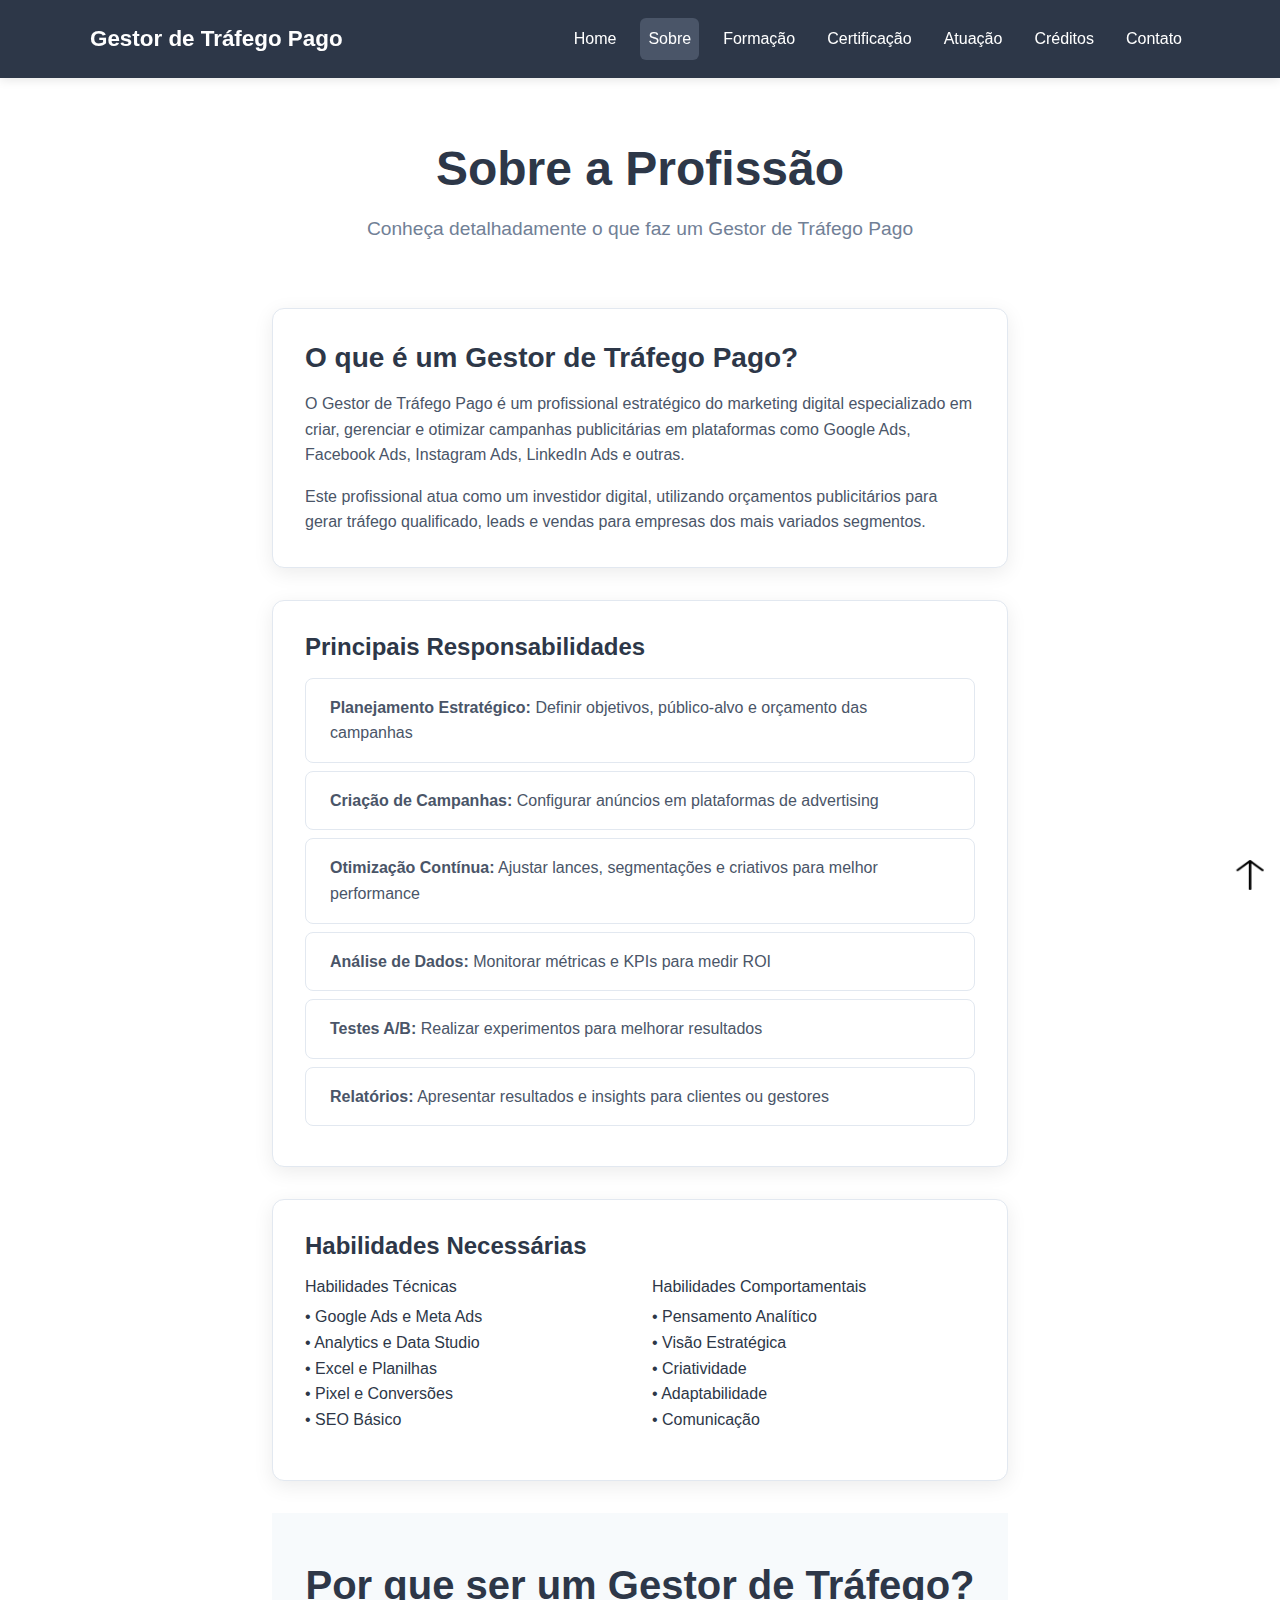
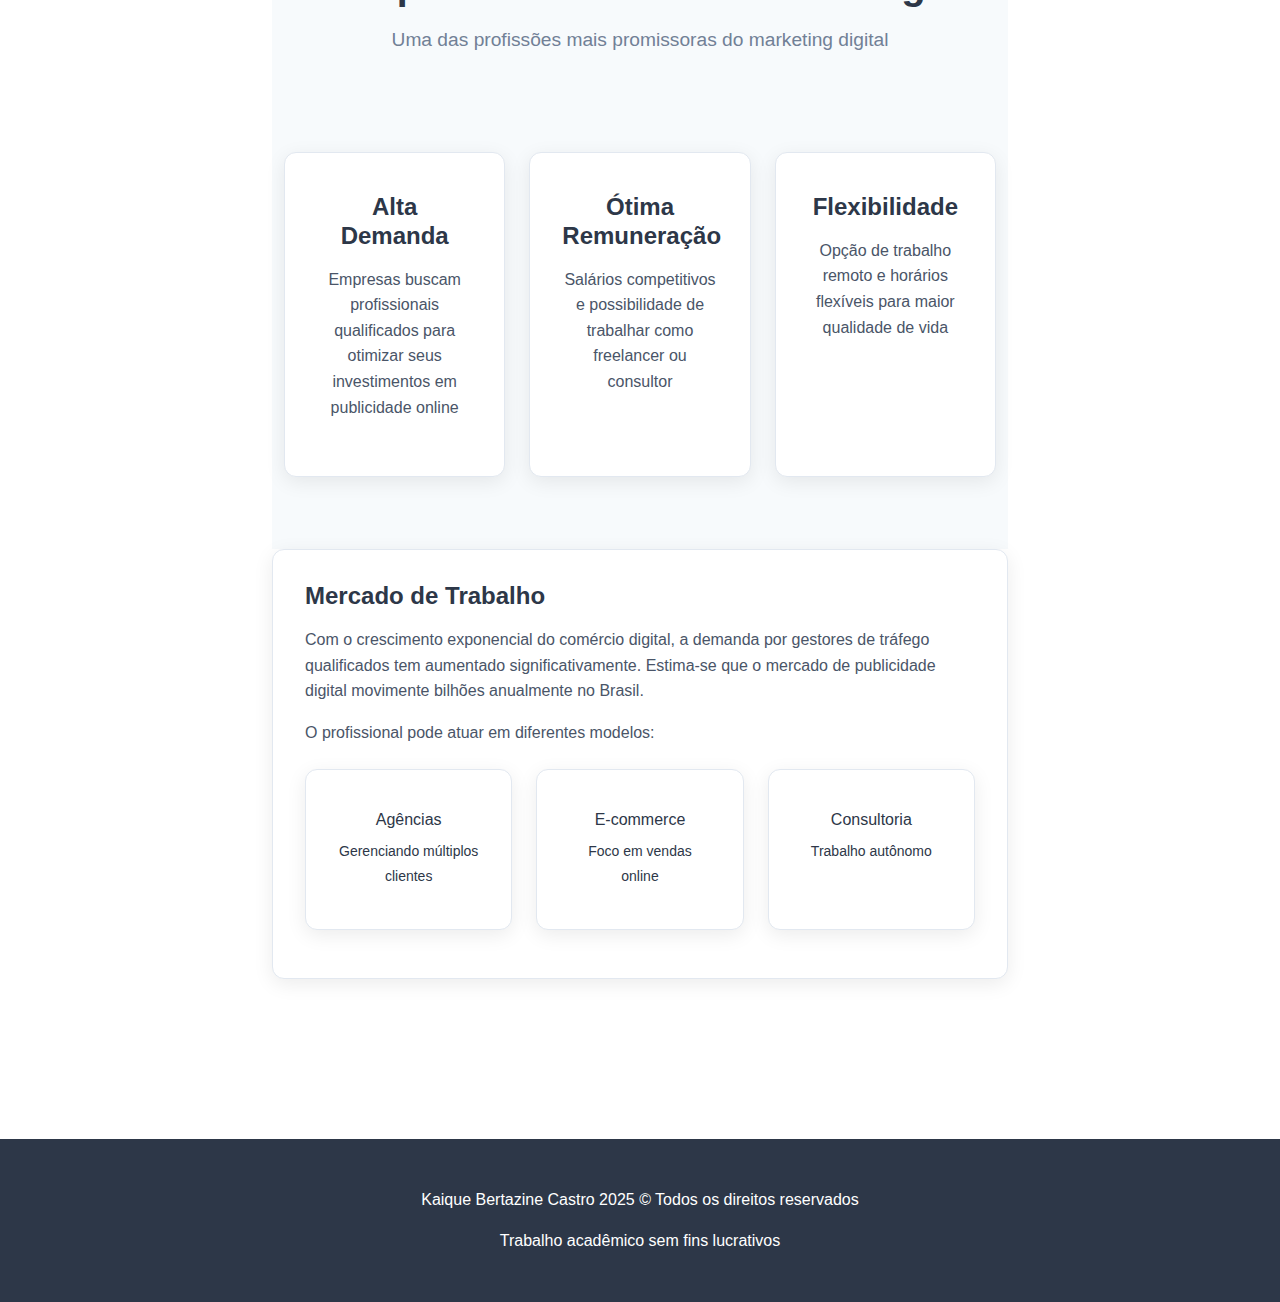
<file: sobre.html>
<!DOCTYPE html>
<html lang="pt-br">

<head>
    <title>Sobre - Gestor de Tráfego Pago</title>
    <meta charset="UTF-8">
    <link rel="icon" type="image/jpg" href="img/logo.png">
    <link href="https://cdn.jsdelivr.net/npm/bootstrap@5.3.0/dist/css/bootstrap.min.css" rel="stylesheet">
    <link rel="stylesheet" href="style.css">
    </head>

<body>
    <nav class="navbar navbar-expand-lg navbar-dark custom-navbar fixed-top">
        <div class="container">
            <a class="navbar-brand" href="index.html">
                <i class="fas fa-chart-line me-2"></i>Gestor de Tráfego Pago
            </a>
            <button class="navbar-toggler" type="button" data-bs-toggle="collapse" data-bs-target="#navbarNav">
                <span class="navbar-toggler-icon"></span>
            </button>
            <div class="collapse navbar-collapse" id="navbarNav">
                <ul class="navbar-nav ms-auto">
                    <li class="nav-item"><a class="nav-link" href="index.html">Home</a></li>
                    <li class="nav-item"><a class="nav-link active" href="sobre.html">Sobre</a></li>
                    <li class="nav-item"><a class="nav-link" href="formacao.html">Formação</a></li>
                    <li class="nav-item"><a class="nav-link" href="certificacao.html">Certificação</a></li>
                    <li class="nav-item"><a class="nav-link" href="atuacao.html">Atuação</a></li>
                    <li class="nav-item"><a class="nav-link" href="creditos.html">Créditos</a></li>
                    <li class="nav-item"><a class="nav-link" href="contato.html">Contato</a></li>
                </ul>
            </div>
        </div>
    </nav>

    <div class="content-page">
        <div class="container">
            <div class="page-header">
                <h1 class="page-title">Sobre a Profissão</h1>
                <p class="page-subtitle">Conheça detalhadamente o que faz um Gestor de Tráfego Pago</p>
            </div>

            <div class="row">
                <div class="col-lg-8 mx-auto">
                    <div class="custom-card">
                        <div class="card-body">
                            <h3 class="card-title">O que é um Gestor de Tráfego Pago?</h3>
                            <p class="card-text">O Gestor de Tráfego Pago é um profissional estratégico do marketing
                                digital especializado em criar, gerenciar e otimizar campanhas publicitárias em
                                plataformas como Google Ads, Facebook Ads, Instagram Ads, LinkedIn Ads e outras.</p>

                            <p class="card-text">Este profissional atua como um investidor digital, utilizando
                                orçamentos publicitários para gerar tráfego qualificado, leads e vendas para empresas
                                dos mais variados segmentos.</p>
                        </div>
                    </div>

                    <div class="custom-card">
                        <div class="card-body">
                            <h4 class="card-title">Principais Responsabilidades</h4>
                            <div class="custom-list-group">
                                <div class="list-group-item">
                                    <strong>Planejamento Estratégico:</strong> Definir objetivos, público-alvo e
                                    orçamento das campanhas
                                </div>
                                <div class="list-group-item">
                                    <strong>Criação de Campanhas:</strong> Configurar anúncios em plataformas de
                                    advertising
                                </div>
                                <div class="list-group-item">
                                    <strong>Otimização Contínua:</strong> Ajustar lances, segmentações e criativos para
                                    melhor performance
                                </div>
                                <div class="list-group-item">
                                    <strong>Análise de Dados:</strong> Monitorar métricas e KPIs para medir ROI
                                </div>
                                <div class="list-group-item">
                                    <strong>Testes A/B:</strong> Realizar experimentos para melhorar resultados
                                </div>
                                <div class="list-group-item">
                                    <strong>Relatórios:</strong> Apresentar resultados e insights para clientes ou
                                    gestores
                                </div>
                            </div>
                        </div>
                    </div>

                    <div class="custom-card">
                        <div class="card-body">
                            <h4 class="card-title">Habilidades Necessárias</h4>
                            <div class="row">
                                <div class="col-md-6">
                                    <h6>Habilidades Técnicas</h6>
                                    <ul class="list-unstyled">
                                        <li>• Google Ads e Meta Ads</li>
                                        <li>• Analytics e Data Studio</li>
                                        <li>• Excel e Planilhas</li>
                                        <li>• Pixel e Conversões</li>
                                        <li>• SEO Básico</li>
                                    </ul>
                                </div>
                                <div class="col-md-6">
                                    <h6>Habilidades Comportamentais</h6>
                                    <ul class="list-unstyled">
                                        <li>• Pensamento Analítico</li>
                                        <li>• Visão Estratégica</li>
                                        <li>• Criatividade</li>
                                        <li>• Adaptabilidade</li>
                                        <li>• Comunicação</li>
                                    </ul>
                                </div>
                            </div>
                        </div>
                    </div>
                    
                     <!-- Features Section -->
    <section class="features-section py-5">
        <div class="container">
            <div class="row text-center mb-5">
                <div class="col-12">
                    <h2 class="section-title">Por que ser um Gestor de Tráfego?</h2>
                    <p class="section-subtitle">Uma das profissões mais promissoras do marketing digital</p>
                </div>
            </div>
            <div class="row">
                <div class="col-md-4 mb-4">
                    <div class="feature-card">
                        
                        <h4>Alta Demanda</h4>
                        <p>Empresas buscam profissionais qualificados para otimizar seus investimentos em publicidade online</p>
                    </div>
                </div>
                <div class="col-md-4 mb-4">
                    <div class="feature-card">
                        
                        <h4>Ótima Remuneração</h4>
                        <p>Salários competitivos e possibilidade de trabalhar como freelancer ou consultor</p>
                    </div>
                </div>
                <div class="col-md-4 mb-4">
                    <div class="feature-card">
                        
                        <h4>Flexibilidade</h4>
                        <p>Opção de trabalho remoto e horários flexíveis para maior qualidade de vida</p>
                    </div>
                </div>
            </div>
        </div>
    </section>

                    <div class="custom-card">
                        <div class="card-body">
                            <h4 class="card-title">Mercado de Trabalho</h4>
                            <p class="card-text">Com o crescimento exponencial do comércio digital, a demanda por
                                gestores de tráfego qualificados tem aumentado significativamente. Estima-se que o
                                mercado de publicidade digital movimente bilhões anualmente no Brasil.</p>

                            <p class="card-text">O profissional pode atuar em diferentes modelos:</p>
                            <div class="row text-center mt-4">
                                <div class="col-md-4 mb-3">
                                    <div class="feature-card">

                                        <h6>Agências</h6>
                                        <small>Gerenciando múltiplos clientes</small>
                                    </div>
                                </div>
                                <div class="col-md-4 mb-3">
                                    <div class="feature-card">

                                        <h6>E-commerce</h6>
                                        <small>Foco em vendas online</small>
                                    </div>
                                </div>
                                <div class="col-md-4 mb-3">
                                    <div class="feature-card">

                                        <h6>Consultoria</h6>
                                        <small>Trabalho autônomo</small>
                                    </div>
                                </div>
                            </div>
                        </div>
                    </div>
                </div>
            </div>
        </div>
    </div>

    <footer class="custom-footer">
        <div class="container text-center">
           <p>Kaique Bertazine Castro 2025 © Todos os direitos reservados</p>
            <p class="mb-0">Trabalho acadêmico sem fins lucrativos</p>
        </div>
        <div align="right"> <a href="#" class="back-to-top"> <img src="img/seta.png" height="30" width="40"></a>
        </div>
    </footer>

    <script src="https://cdn.jsdelivr.net/npm/bootstrap@5.3.0/dist/js/bootstrap.bundle.min.js"></script>
    
</body>

</html>
</file>
<file: style.css>
/* style.css - Tema Branco com Elementos Cinza Escuro */
:root {
    --primary-color: #4a5568;
    --secondary-color: #718096;
    --accent-color: #2d3748;
    --light-gray: #f7fafc;
    --text-dark: #2d3748;
    --text-light: #ffffff;
    --border-color: #e2e8f0;
}

/* Reset e Configurações Gerais */
* {
    margin: 0;
    padding: 0;
    box-sizing: border-box;
}

body {
    font-family: 'Segoe UI', Tahoma, Verdana, sans-serif;
    line-height: 1.6;
    color: var(--text-dark);
    background-color: #ffffff;
    padding-top: 76px;
}

/* Navbar Customizada */
.custom-navbar {
    background-color: var(--accent-color) !important;
    box-shadow: 0 2px 10px rgba(0, 0, 0, 0.1);
    padding: 1rem 0;
}

.navbar-brand {
    font-weight: 700;
    font-size: 1.4rem;
    color: var(--text-light) !important;
}

.navbar-nav .nav-link {
    color: var(--text-light) !important;
    font-weight: 500;
    margin: 0 0.5rem;
    transition: all 0.3s ease;
}

.navbar-nav .nav-link:hover,
.navbar-nav .nav-link.active {
    color: var(--text-light) !important;
    background-color: var(--primary-color);
    border-radius: 6px;
}

/* Hero Section */
.hero-section {
    background: linear-gradient(135deg, #ffffff 0%, #f8f9fa 100%);
    padding: 4rem 0;
}

.hero-title {
    font-size: 3.5rem;
    font-weight: 800;
    color: var(--accent-color);
    margin-bottom: 1.5rem;
    line-height: 1.2;
}

.hero-subtitle {
    font-size: 1.3rem;
    color: var(--primary-color);
    margin-bottom: 2rem;
    line-height: 1.6;
}

.hero-buttons {
    margin-top: 2rem;
}

.btn-custom-primary {
    background-color: var(--primary-color);
    border-color: var(--primary-color);
    color: white;
    padding: 12px 30px;
    font-weight: 600;
    border-radius: 8px;
    transition: all 0.3s ease;
}

.btn-custom-primary:hover {
    background-color: var(--accent-color);
    border-color: var(--accent-color);
    transform: translateY(-2px);
    box-shadow: 0 5px 15px rgba(0, 0, 0, 0.2);
}

.btn-custom-outline {
    border: 2px solid var(--primary-color);
    color: var(--primary-color);
    padding: 12px 30px;
    font-weight: 600;
    border-radius: 8px;
    transition: all 0.3s ease;
}

.btn-custom-outline:hover {
    background-color: var(--primary-color);
    color: white;
    transform: translateY(-2px);
}

.hero-image {
    text-align: center;
}

.hero-image img {
    border-radius: 5px;
    box-shadow: 0 10px 30px rgba(0, 0, 0, 0.1);
    width: 600px;
}

/* Features Section */
.features-section {
    background-color: var(--light-gray);
    padding: 5rem 0;
}

.section-title {
    font-size: 2.5rem;
    font-weight: 700;
    color: var(--accent-color);
    margin-bottom: 1rem;
}

.section-subtitle {
    font-size: 1.2rem;
    color: var(--secondary-color);
    margin-bottom: 3rem;
}

.feature-card {
    background: white;
    padding: 2.5rem 2rem;
    border-radius: 12px;
    text-align: center;
    box-shadow: 0 5px 20px rgba(0, 0, 0, 0.08);
    transition: all 0.3s ease;
    height: 100%;
    border: 1px solid var(--border-color);
}

.feature-card:hover {
    transform: translateY(-10px);
    box-shadow: 0 15px 40px rgba(0, 0, 0, 0.15);
}

.feature-icon {
    font-size: 3rem;
    margin-bottom: 1.5rem;
}

.feature-card h4 {
    color: var(--accent-color);
    font-weight: 600;
    margin-bottom: 1rem;
}

.feature-card p {
    color: var(--primary-color);
    line-height: 1.6;
}

/* Cards Customizados */
.custom-card {
    background: white;
    border: 1px solid var(--border-color);
    border-radius: 12px;
    box-shadow: 0 5px 20px rgba(0, 0, 0, 0.08);
    transition: all 0.3s ease;
    margin-bottom: 2rem;
}

.custom-card:hover {
    transform: translateY(-5px);
    box-shadow: 0 10px 30px rgba(0, 0, 0, 0.15);
}

.custom-card .card-body {
    padding: 2rem;
}

.custom-card .card-title {
    color: var(--accent-color);
    font-weight: 600;
    margin-bottom: 1rem;
}

.custom-card .card-text {
    color: var(--primary-color);
    line-height: 1.6;
}

/* List Groups Customizados */
.custom-list-group .list-group-item {
    background-color: white;
    border: 1px solid var(--border-color);
    color: var(--primary-color);
    padding: 1rem 1.5rem;
    margin-bottom: 0.5rem;
    border-radius: 8px;
}

.custom-list-group .list-group-item:hover {
    background-color: var(--light-gray);
}

/* Footer */
.custom-footer {
    background-color: var(--accent-color);
    color: var(--text-light);
    padding: 3rem 0;
    margin-top: 4rem;
}

/* Páginas de Conteúdo */
.content-page {
    padding: 4rem 0;
}

.page-header {
    text-align: center;
    margin-bottom: 4rem;
}

.page-title {
    font-size: 3rem;
    font-weight: 700;
    color: var(--accent-color);
    margin-bottom: 1rem;
}

.page-subtitle {
    font-size: 1.2rem;
    color: var(--secondary-color);
}
 /* Estilos para o sub-menu */
        .nav-item.dropdown .dropdown-menu {
            background-color: #2c3e50;
            border: none;
            border-radius: 0 0 8px 8px;
        }
        
        .nav-item.dropdown .dropdown-item {
            color: #ecf0f1;
            padding: 10px 20px;
        }
        
        .nav-item.dropdown .dropdown-item:hover {
            background-color: #34495e;
            color: #3498db;
        }
        
        .dropdown-divider {
            border-color: #34495e;
        }

/* Formulário de Contato */
.contact-form {
    background: white;
    padding: 3rem;
    border-radius: 12px;
    box-shadow: 0 5px 20px rgba(0, 0, 0, 0.08);
    border: 1px solid var(--border-color);
}

.form-control {
    border: 2px solid var(--border-color);
    border-radius: 8px;
    padding: 12px 15px;
    font-size: 1rem;
    transition: all 0.3s ease;
}

.form-control:focus {
    border-color: var(--primary-color);
    box-shadow: 0 0 0 0.2rem rgba(74, 85, 104, 0.25);
}

.form-label {
    color: var(--accent-color);
    font-weight: 600;
    margin-bottom: 0.5rem;
}

/* Tabelas */
.custom-table {
    background: white;
    border-radius: 8px;
    overflow: hidden;
    box-shadow: 0 5px 20px rgba(0, 0, 0, 0.08);
}

.custom-table th {
    background-color: var(--primary-color);
    color: white;
    font-weight: 600;
    padding: 1rem;
}

.custom-table td {
    padding: 1rem;
    border-bottom: 1px solid var(--border-color);
    color: var(--primary-color);
}

textarea {
    resize: none;
}

.back-to-top {
    position: fixed;
    bottom: 10px;
    right: 10px;
}


/* Badges */
.custom-badge {
    background-color: var(--primary-color);
    color: white;
    padding: 0.5rem 1rem;
    border-radius: 20px;
    font-size: 0.9rem;
    font-weight: 600;
}



/* Animações */
@keyframes fadeInUp {
    from {
        opacity: 0;
        transform: translateY(30px);
    }

    to {
        opacity: 1;
        transform: translateY(0);
    }
}

.fade-in-up {
    animation: fadeInUp 0.6s ease-out;
}

/* Utilitários */
.text-custom-dark {
    color: var(--accent-color) !important;
}

.bg-custom-light {
    background-color: var(--light-gray) !important;
}

.border-custom {
    border-color: var(--border-color) !important;
}
</file>
